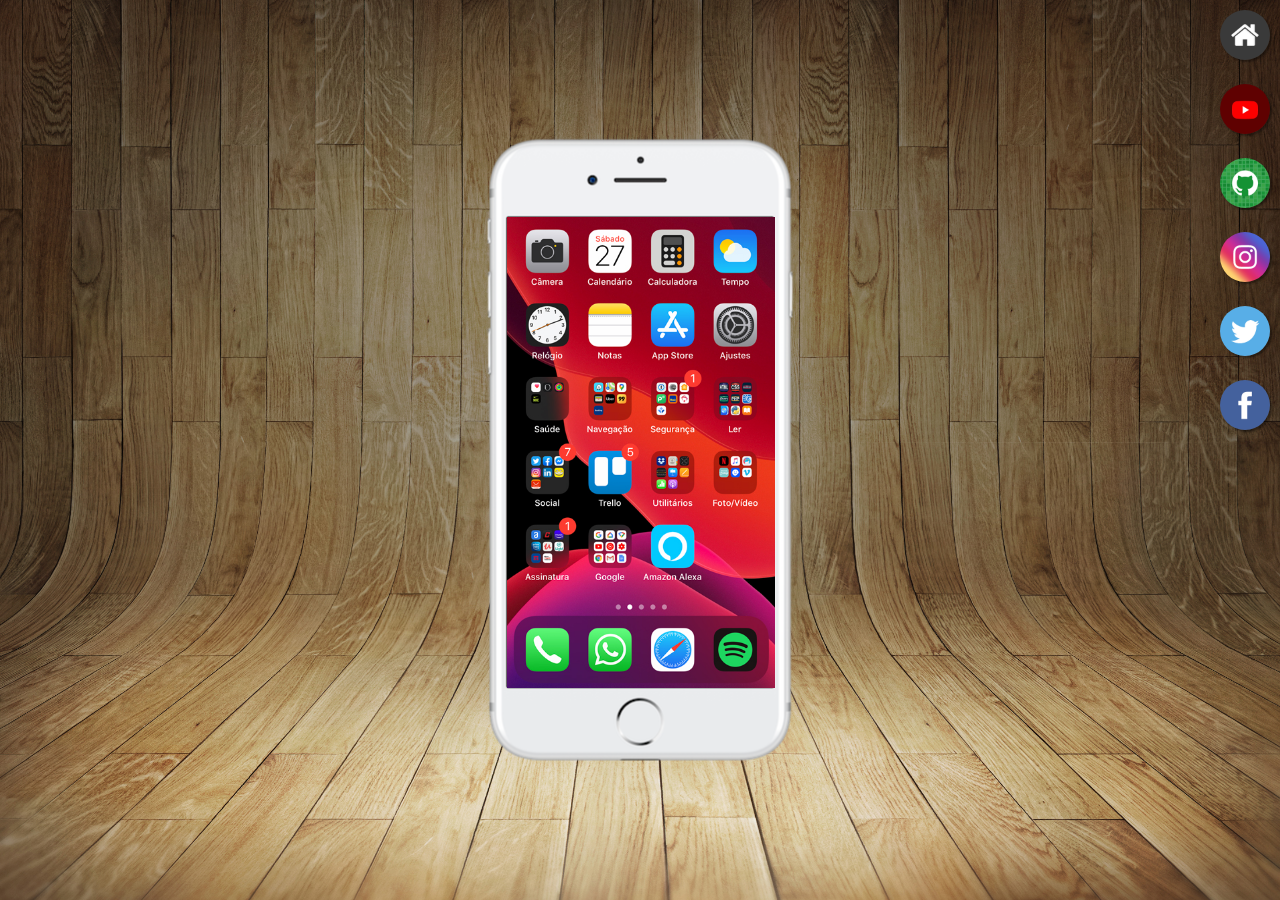
<file: index.html>
<!DOCTYPE html>
<html lang="pt-br">
<head>
    <meta charset="UTF-8">
    <meta http-equiv="X-UA-Compatible" content="IE=edge">
    <meta name="viewport" content="width=device-width, initial-scale=1.0">
    <title>Projeto Rede Sociais</title>
    <link rel="shortcut icon" href="favicon.ico" type="image/x-icon">
    <link rel="stylesheet" href="estilo/style.css">
</head>
<body>
    <main>
        <section id="telefone">
            <iframe src="home.html" scolling="no" name="tela" id="tela" frameborder="0" >
                Seu Navegador não é compatível
            </iframe>
        </section>
        <section id="rede-sociais">
                <a href="home.html" target="tela"><img src="imagens/logo-home.jpg" alt="Home"></a><br>
                <a href="youtube.html" target="tela"><img src="imagens/logo-youtube.jpg" alt="YouTube"></a><br>
                <a href="github.html" target="tela"><img src="imagens/logo-github.jpg" alt="GitHub"></a><br>
                <a href="instagram.html" target="tela"><img src="imagens/logo-instagram.jpg" alt="Instagran"></a><br>
                <a href="twitter.html" target="tela"><img src="imagens/logo-twitter.jpg" alt="Twitter"></a><br>
                <a href="facebook.html" target="tela"><img src="imagens/logo-facebook.jpg" alt="Facebook"></a>
        </section>
    </main>
</body>
</html>
</file>
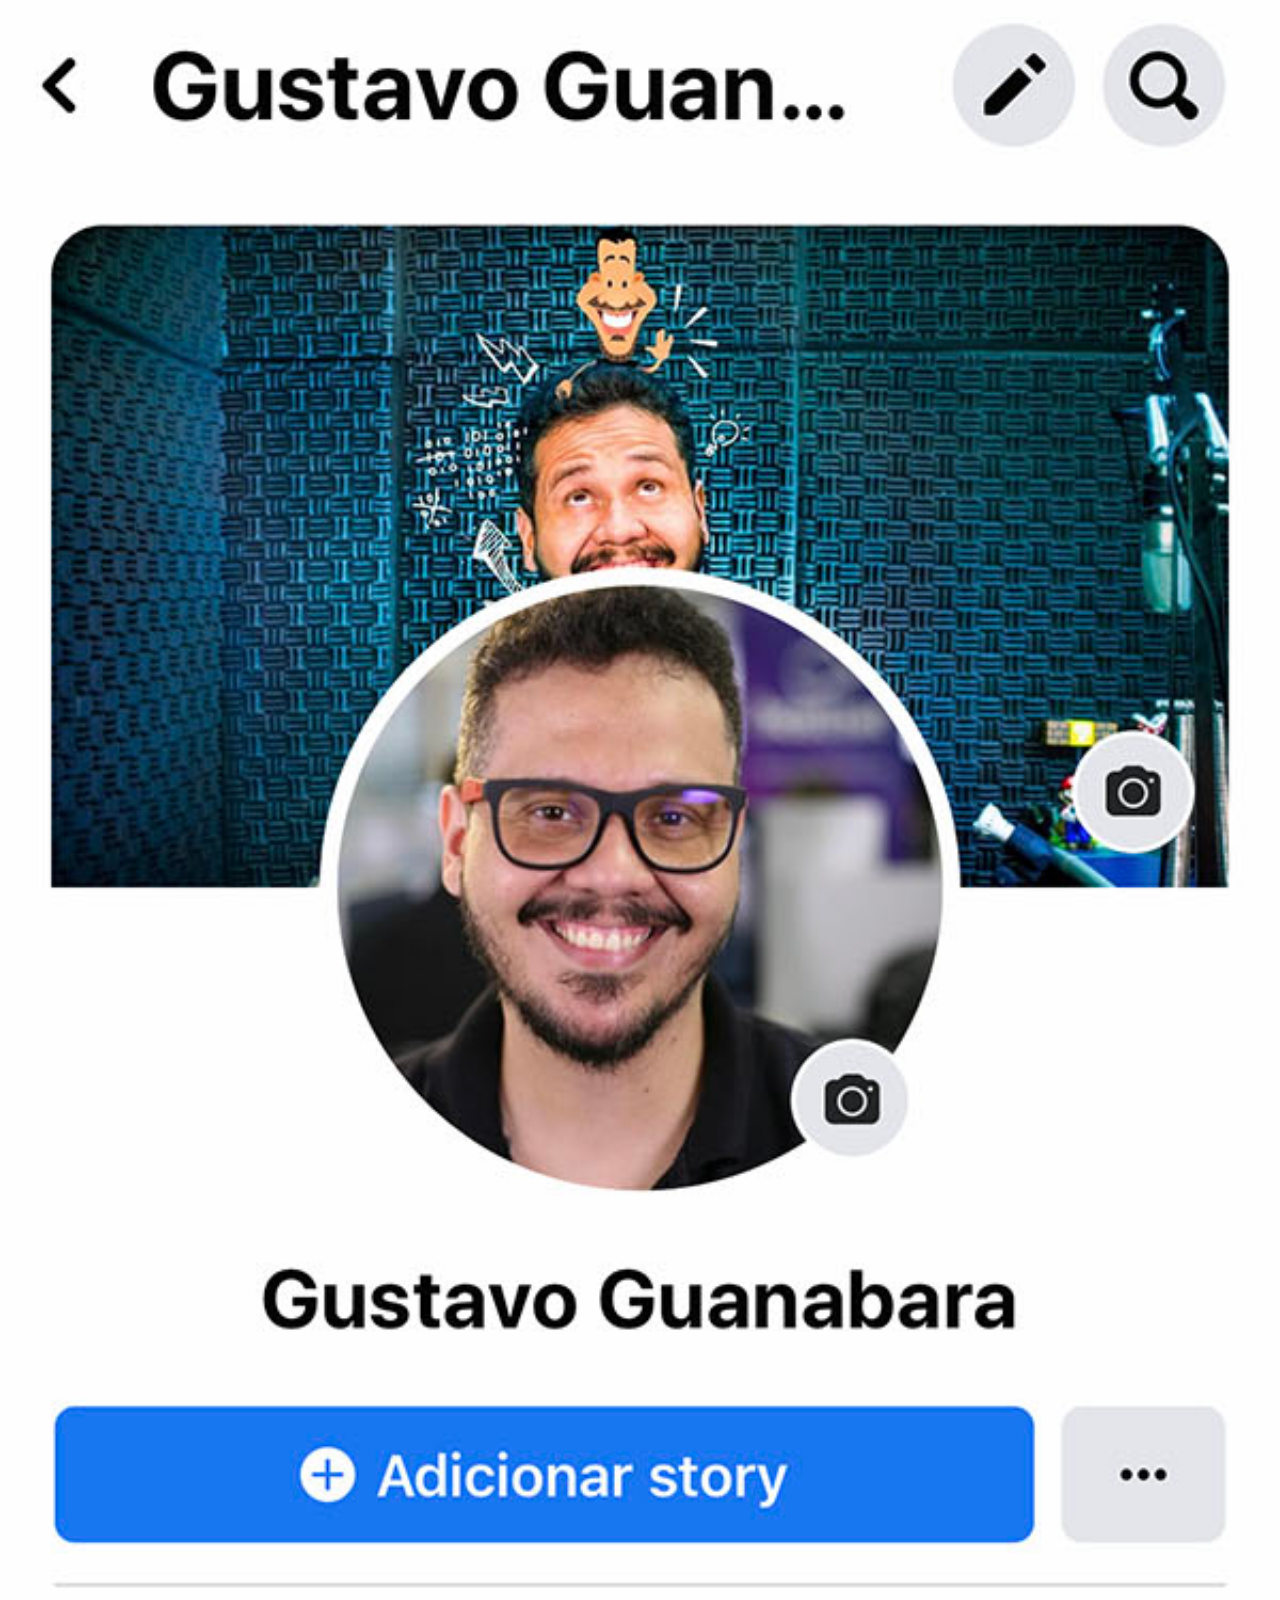
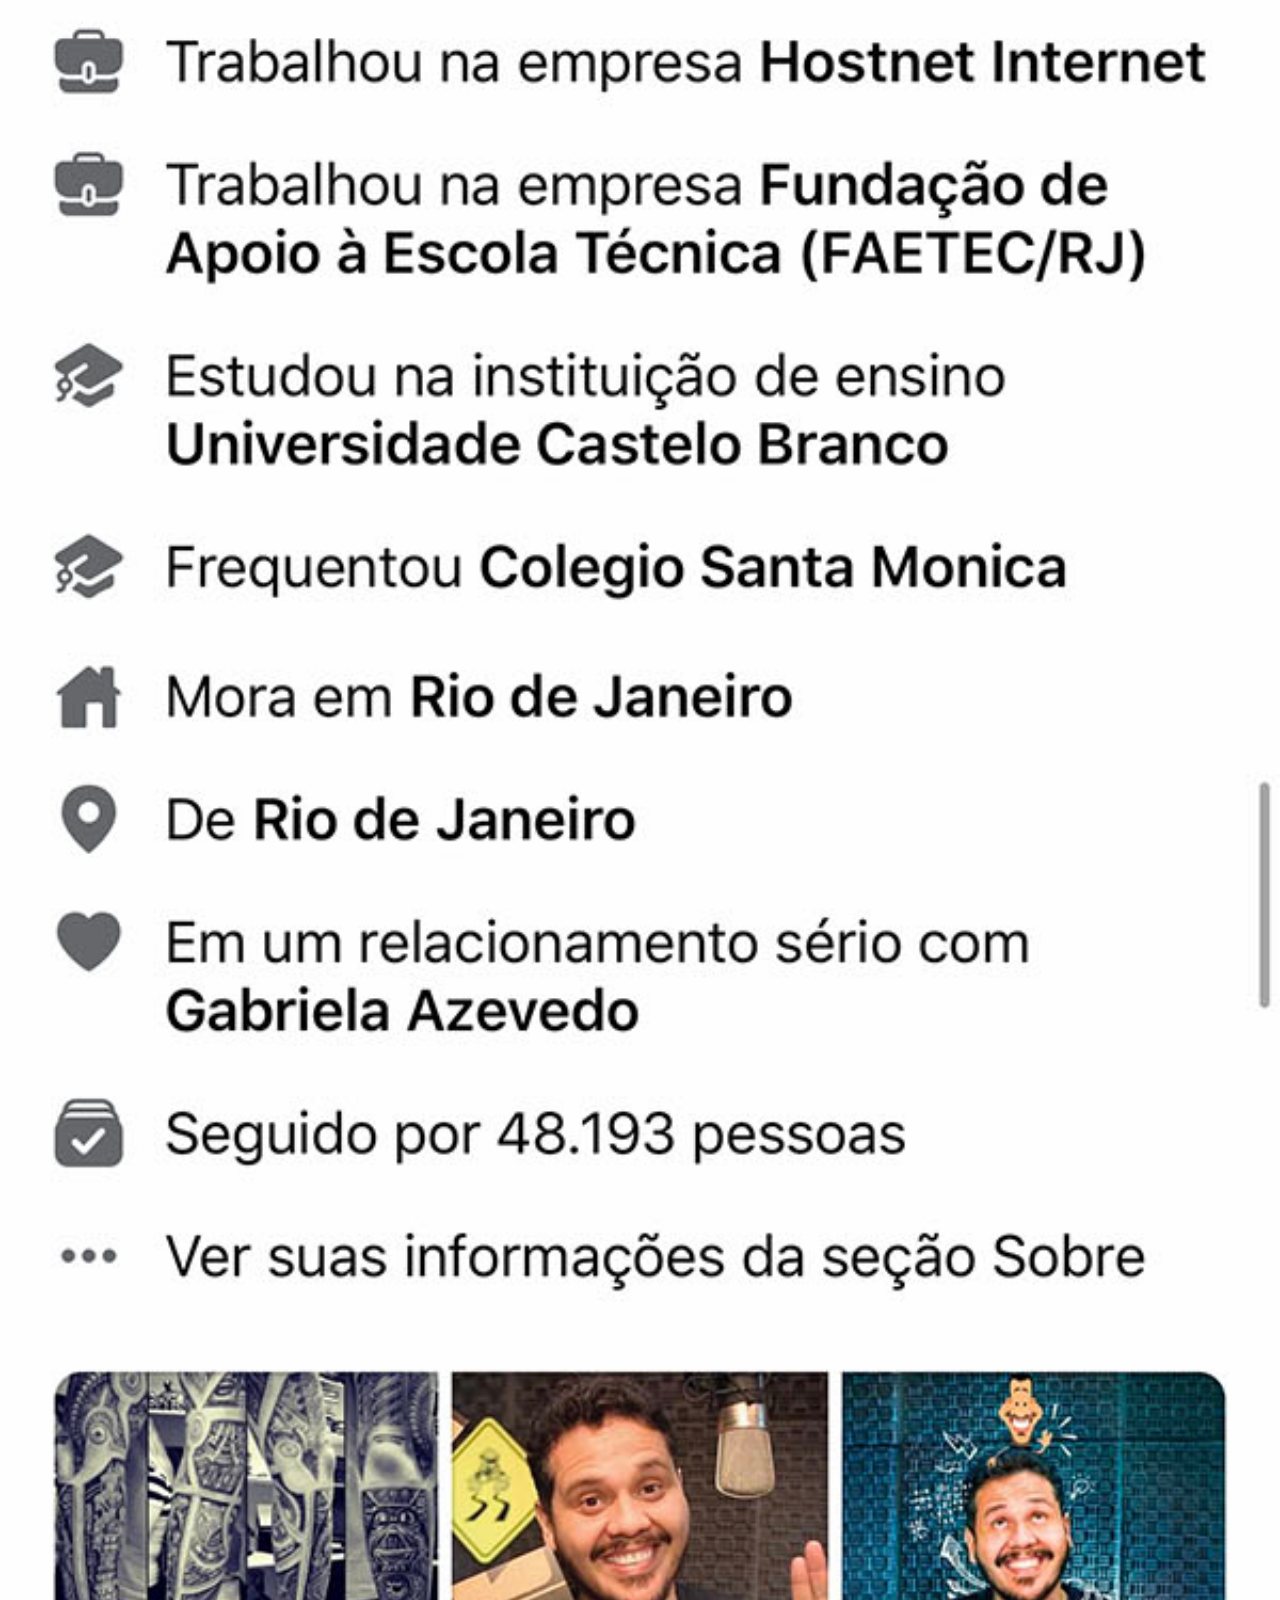
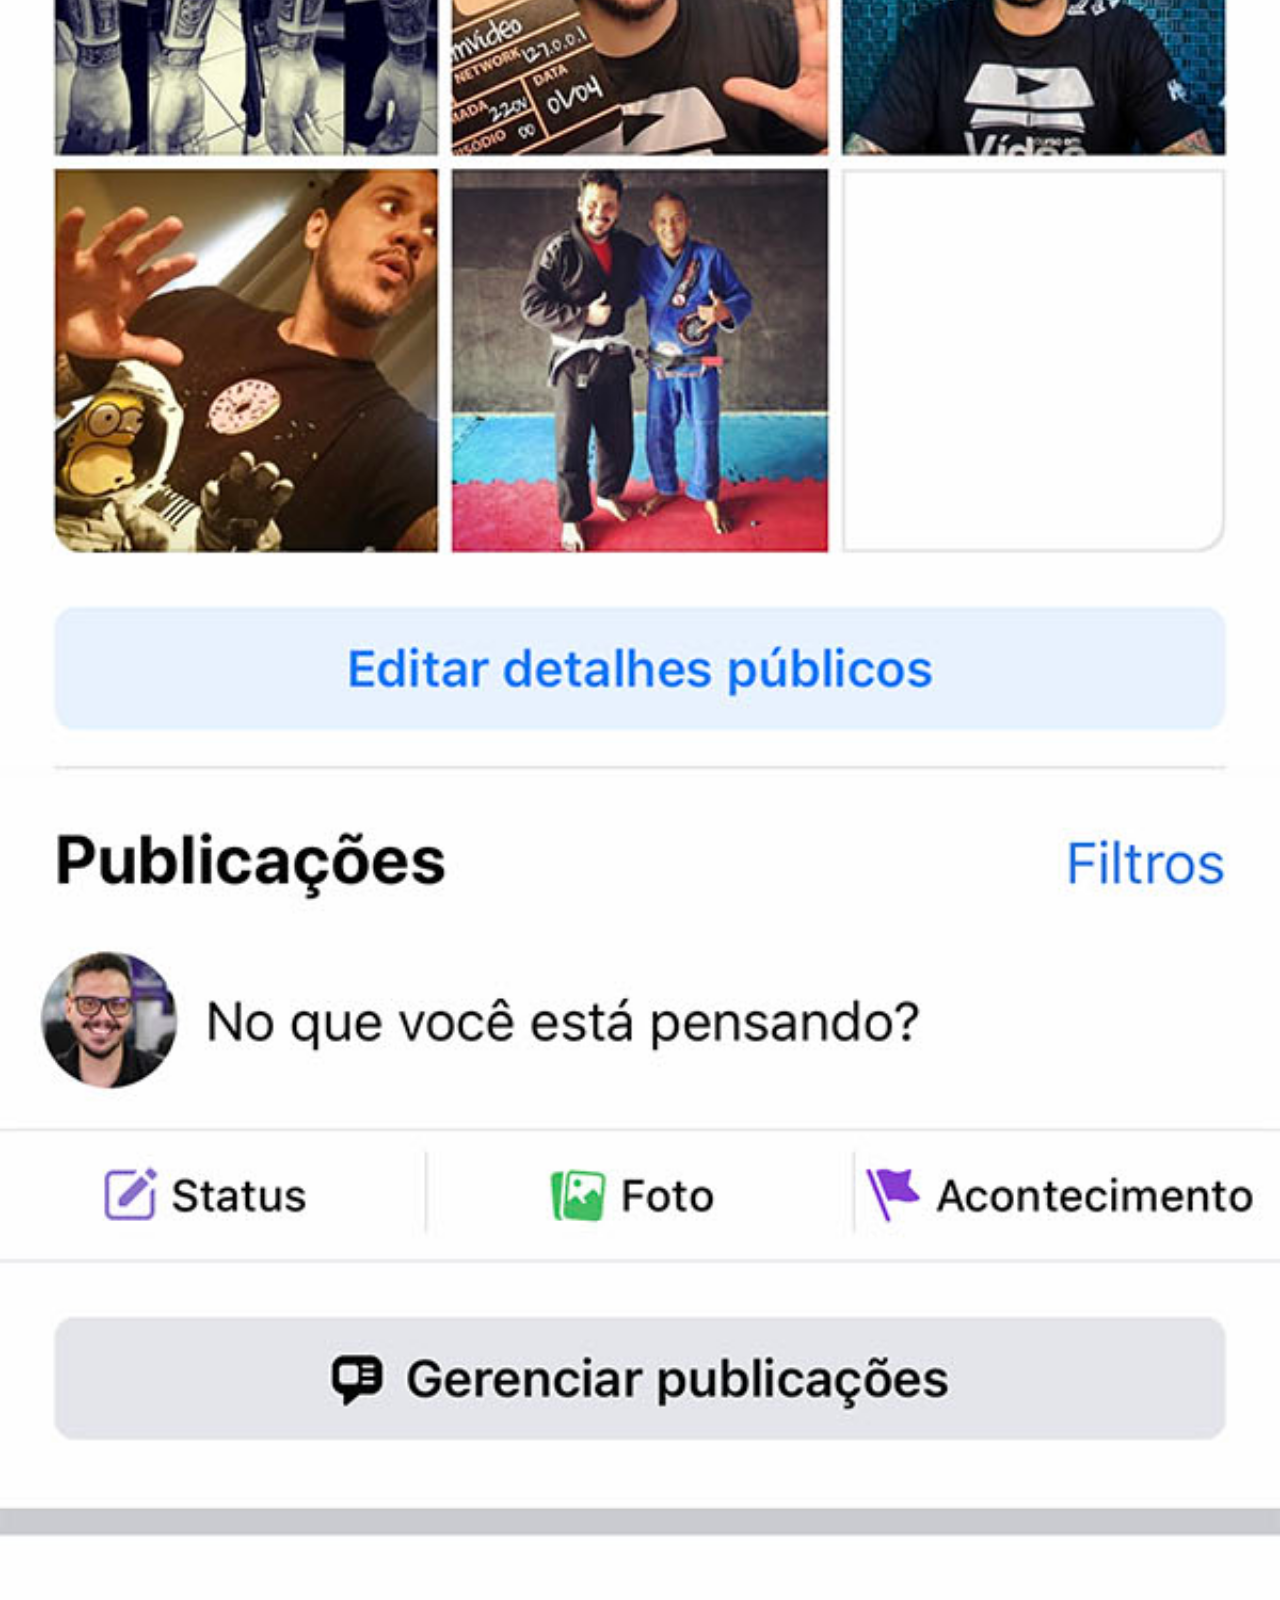
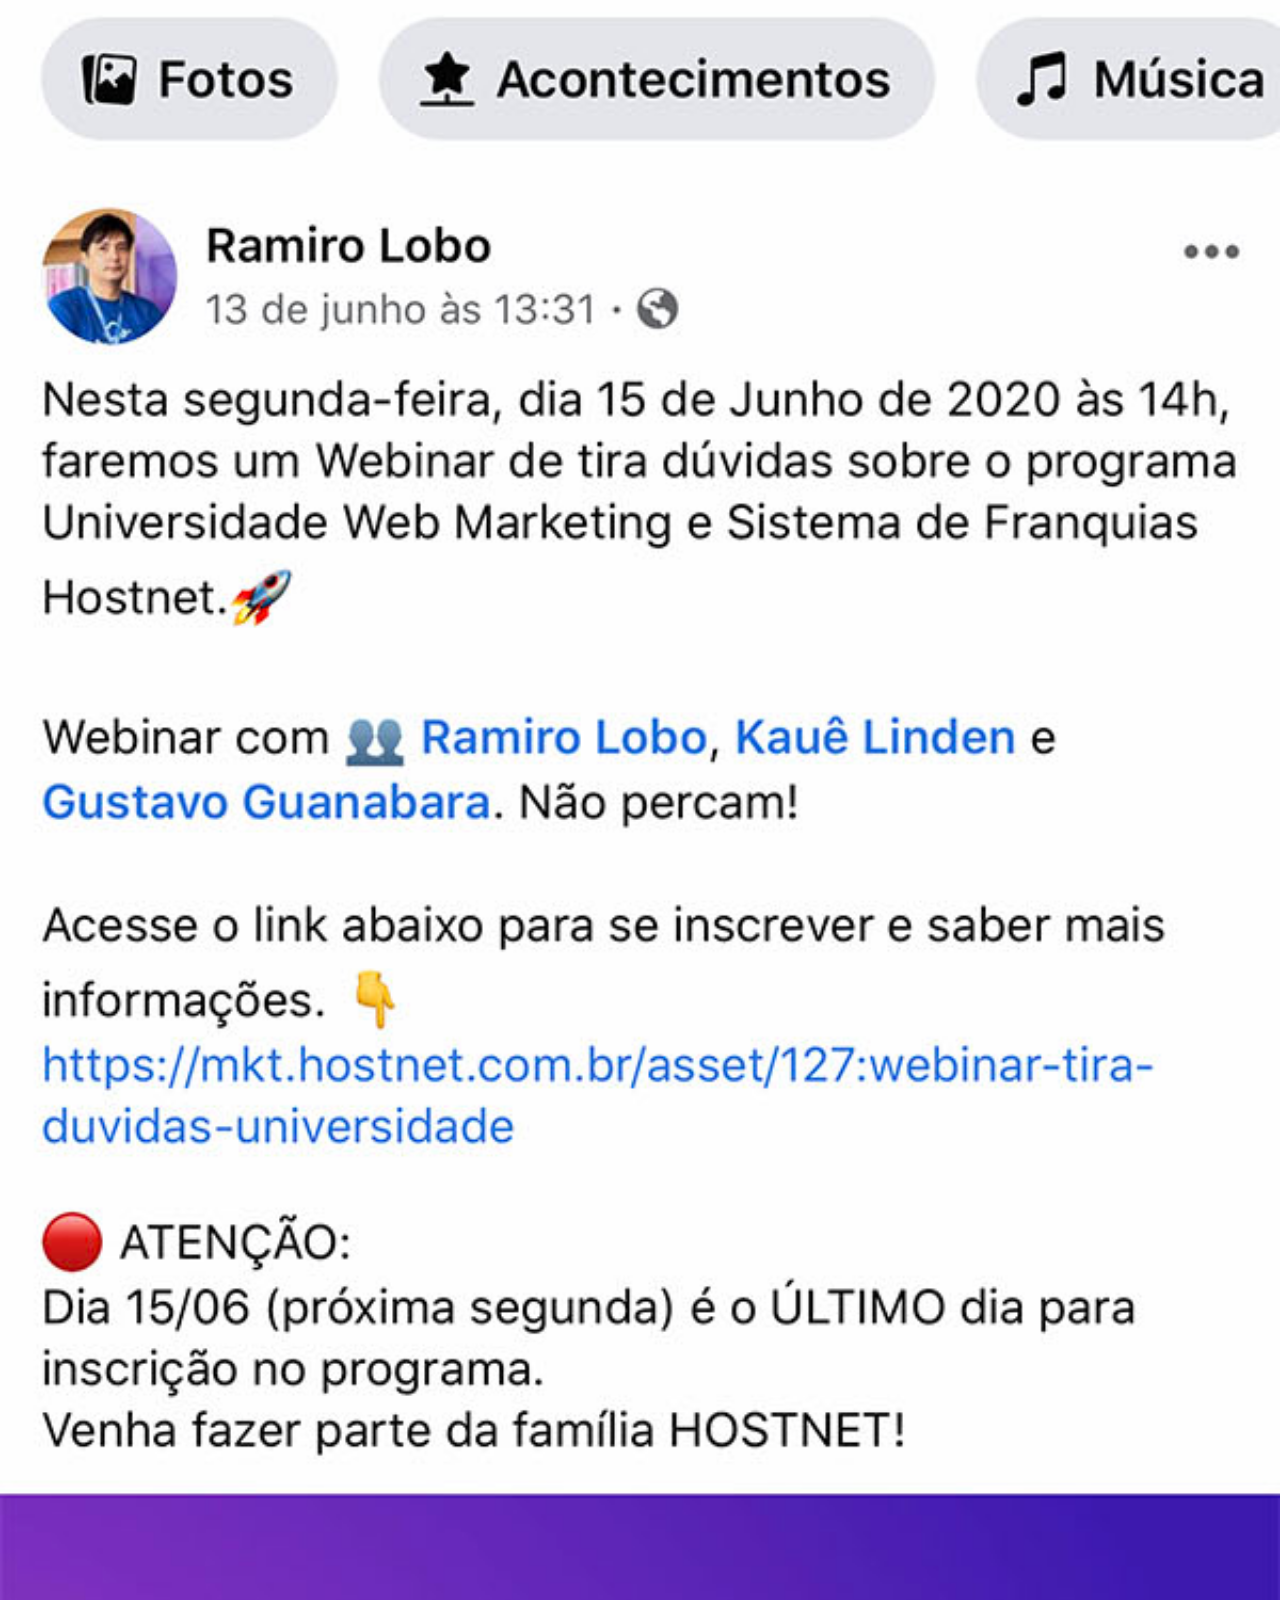
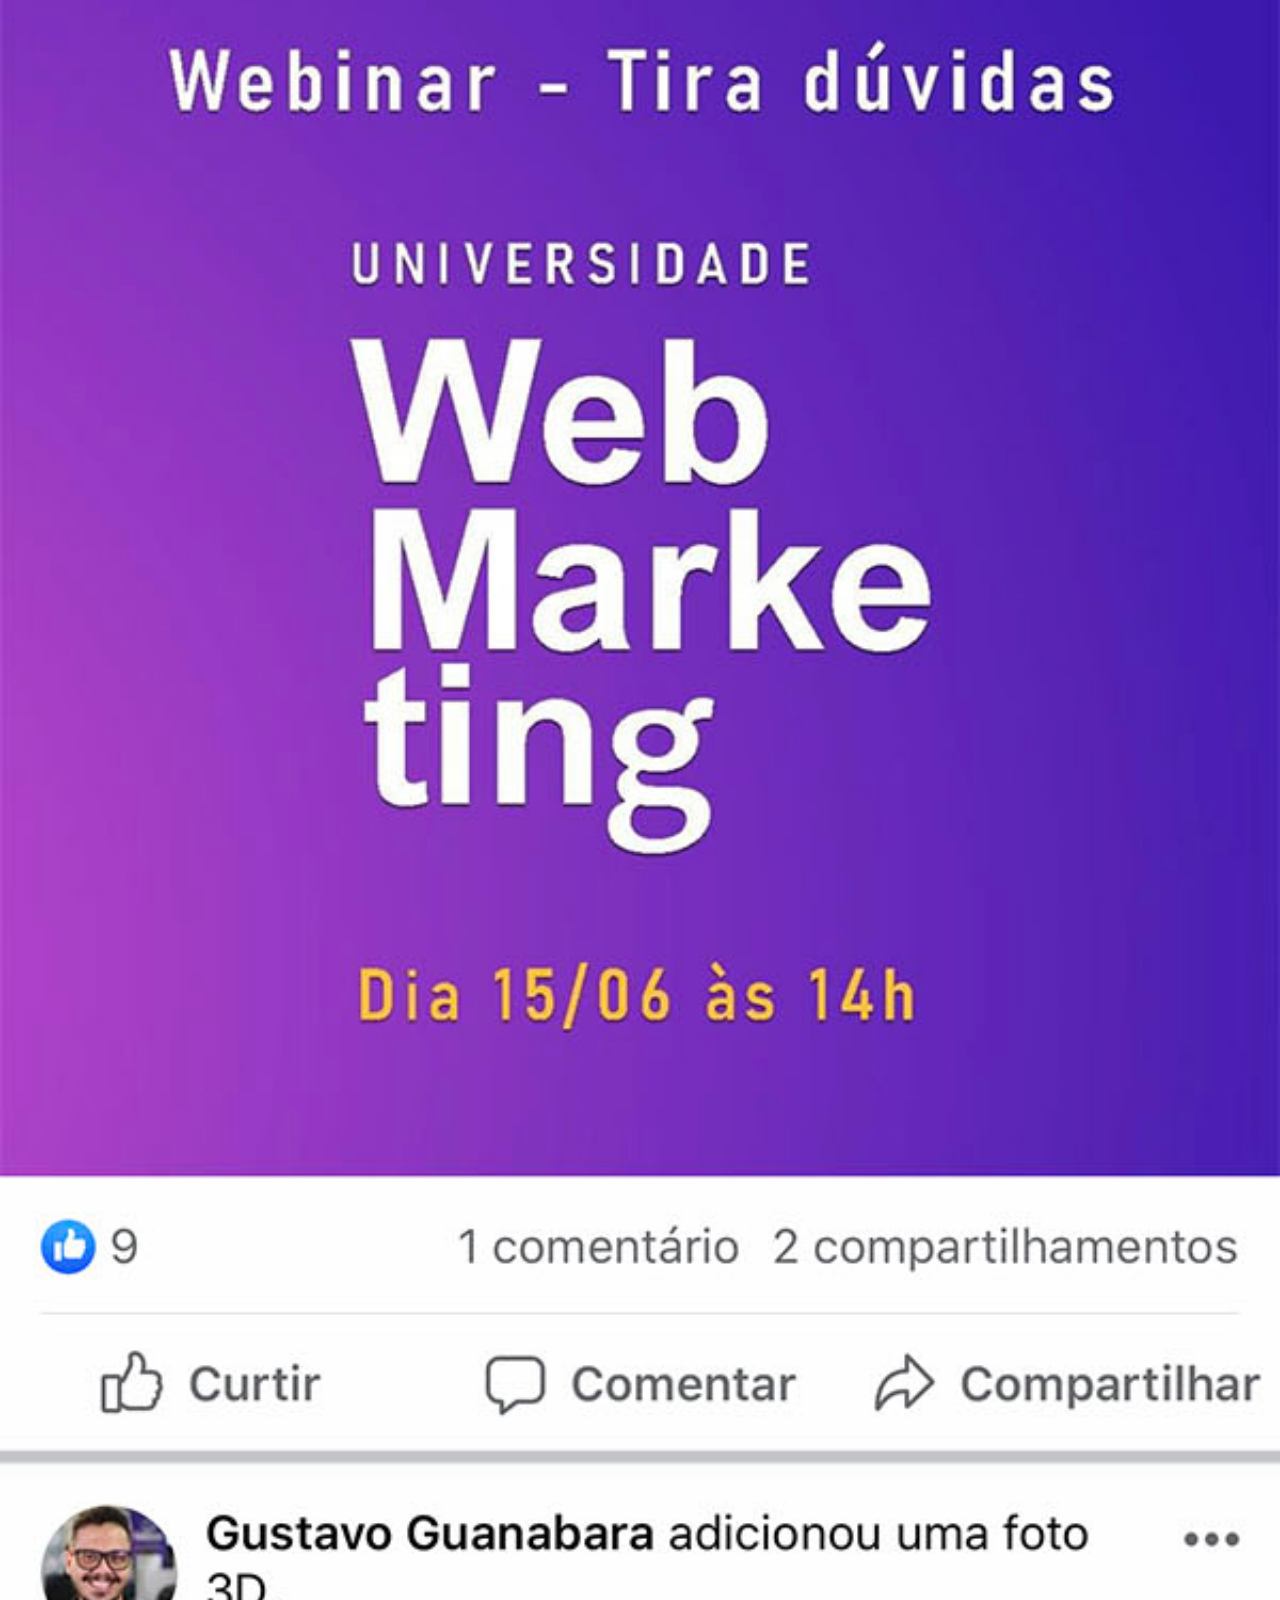
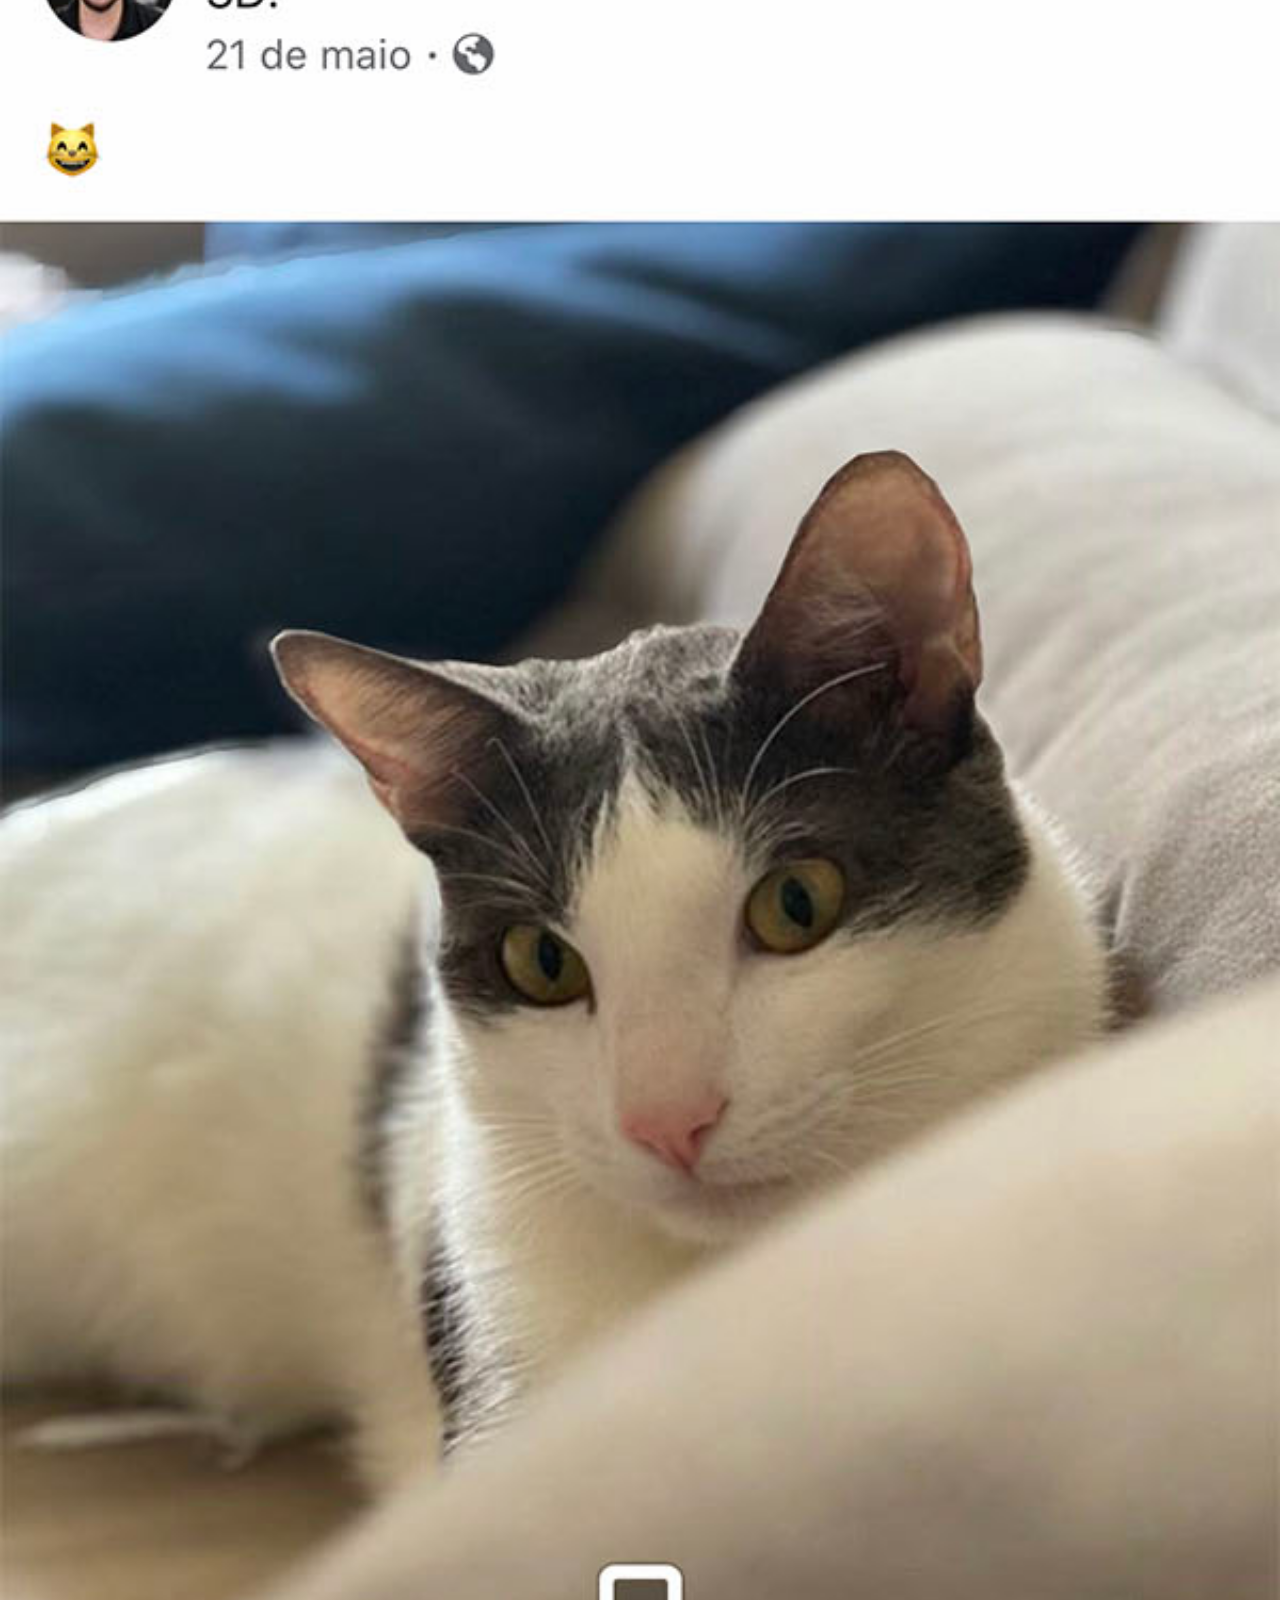
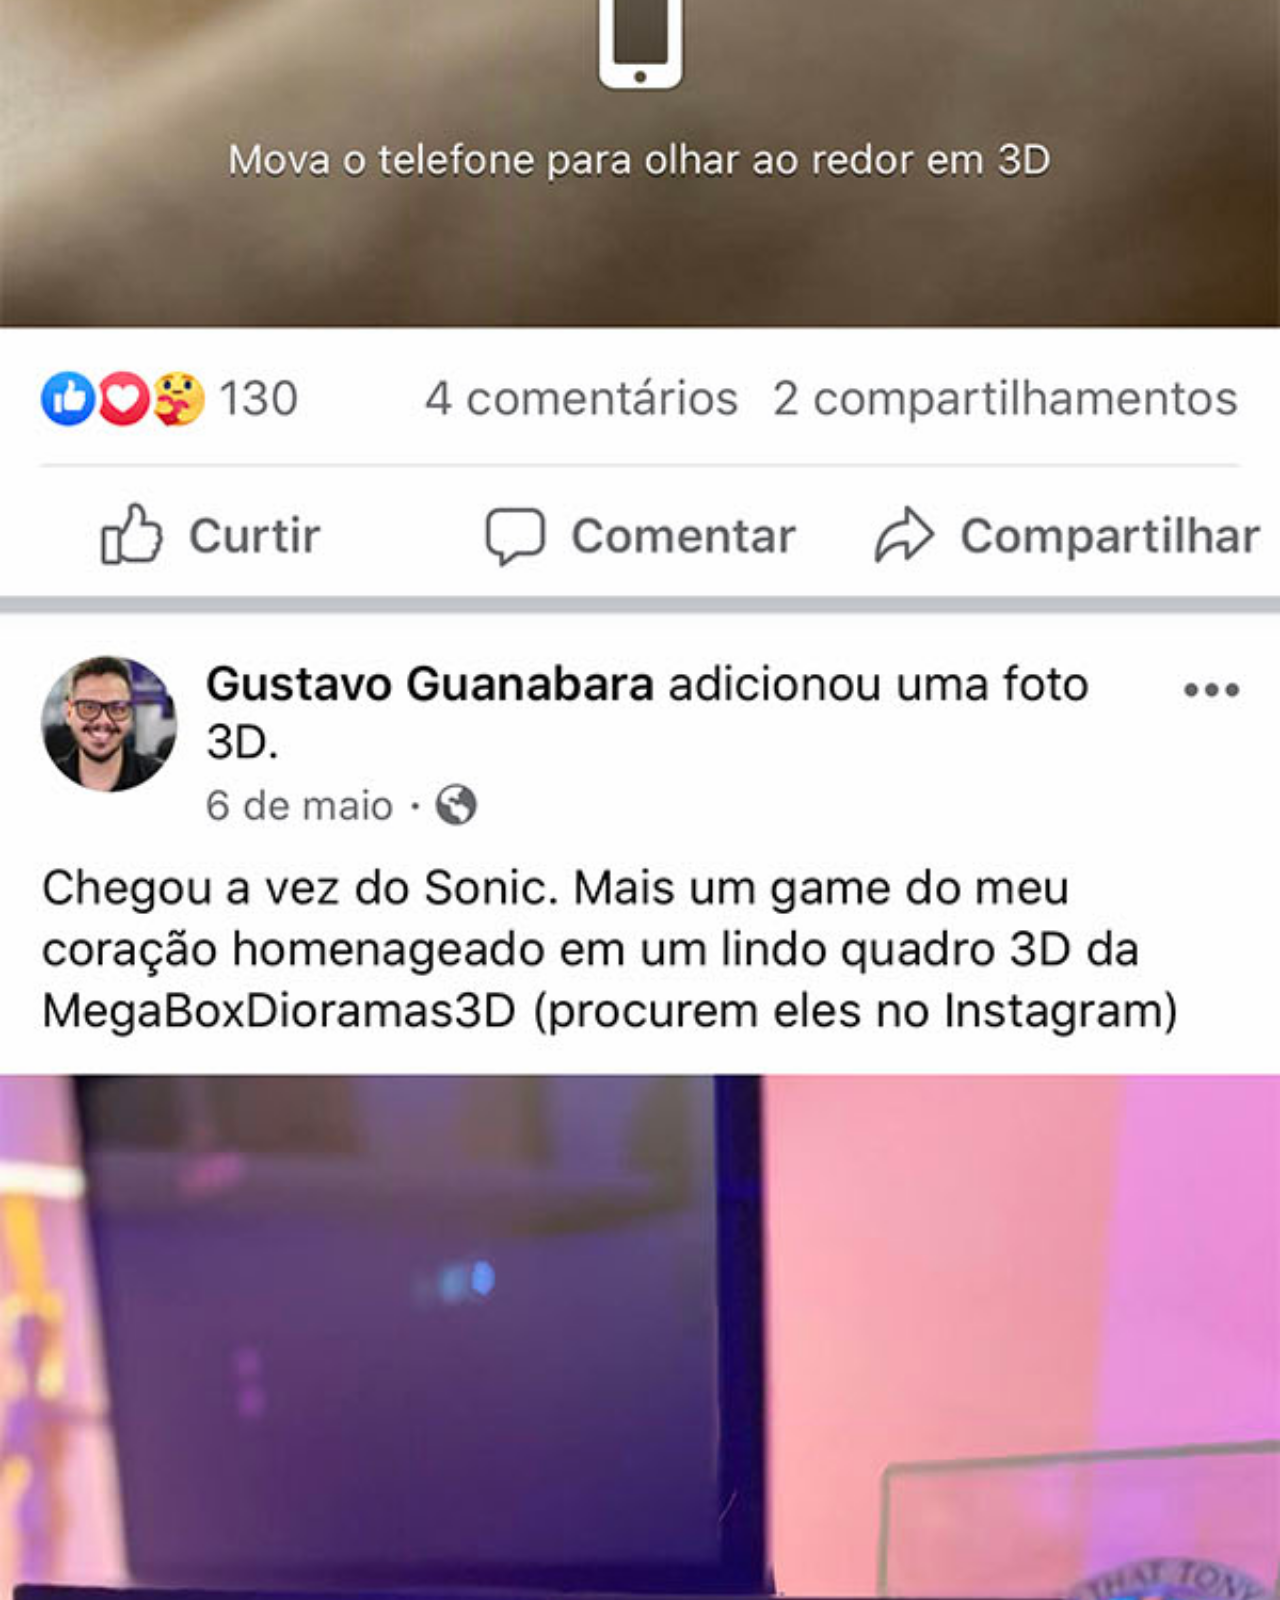
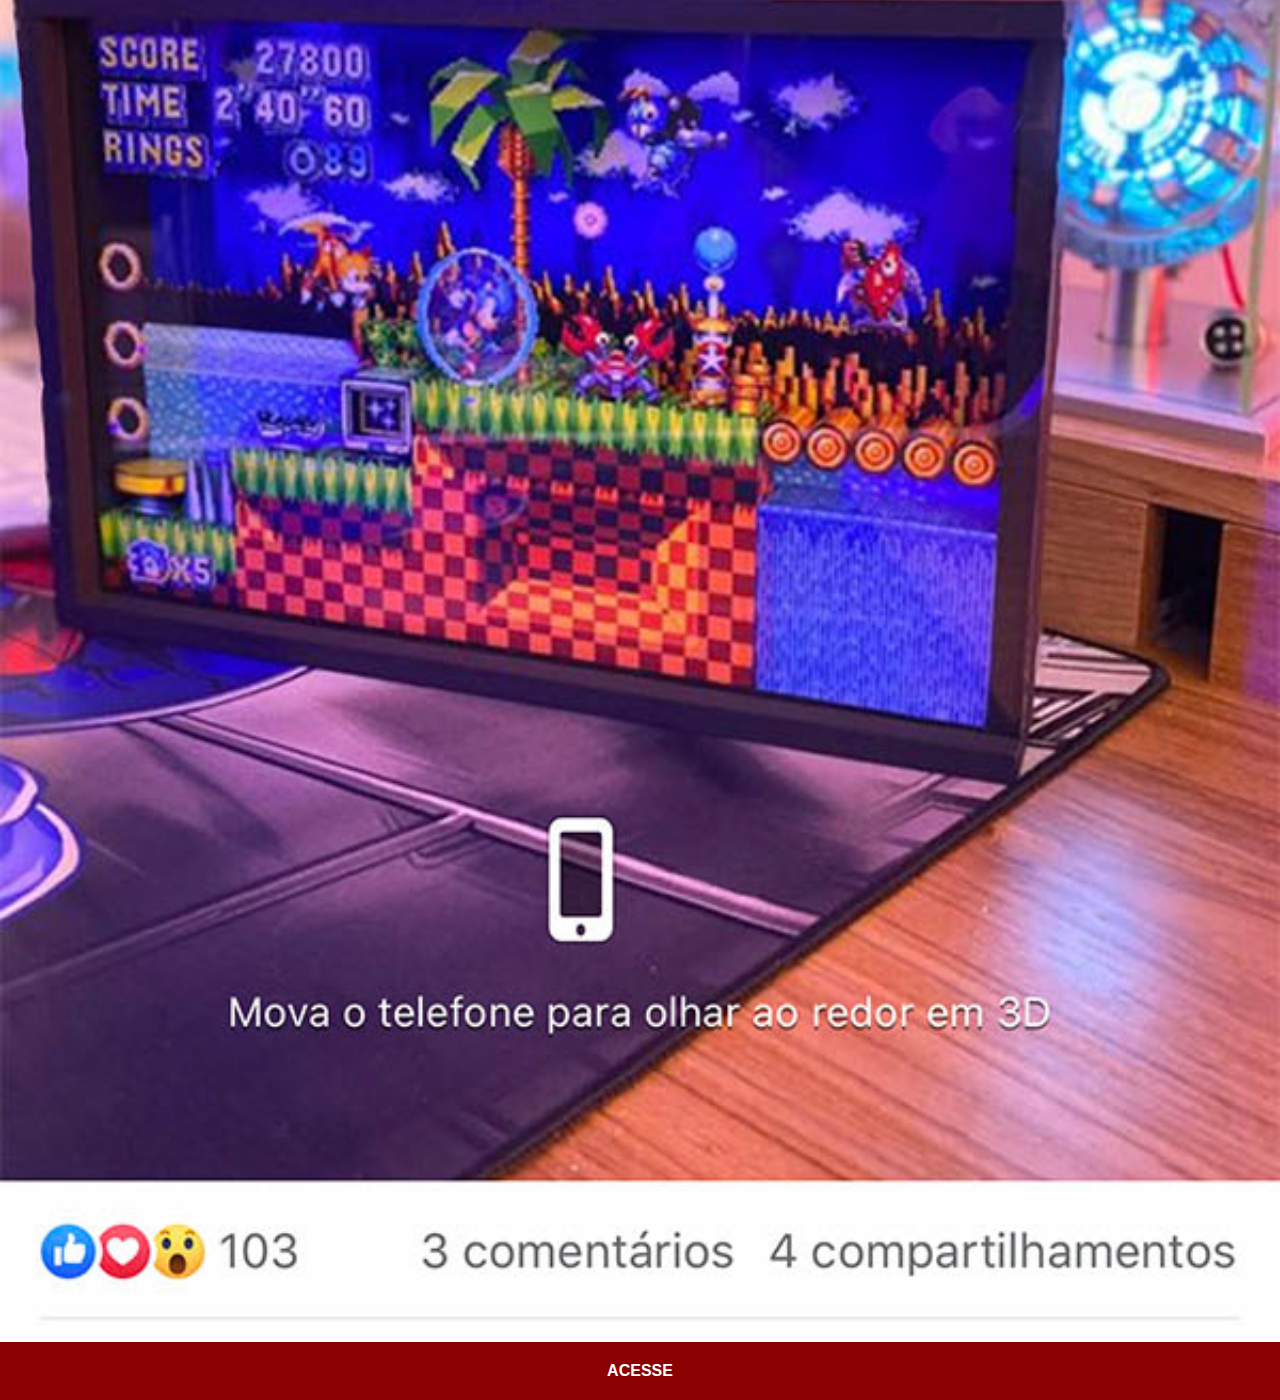
<file: facebook.html>
<!DOCTYPE html>
<html lang="pt-br">
<head>
    <meta charset="UTF-8">
    <meta http-equiv="X-UA-Compatible" content="IE=edge">
    <meta name="viewport" content="width=device-width, initial-scale=1.0">
    <title>Facebook</title>
    <link rel="stylesheet" href="estilo/social.css">
</head>
<body>

    <img src="imagens/tela-facebook.jpg" alt="Facebook">
    <a href="https://pt-br.facebook.com/gustavoguanabara">ACESSE</a>
    
</body>
</html>
</file>
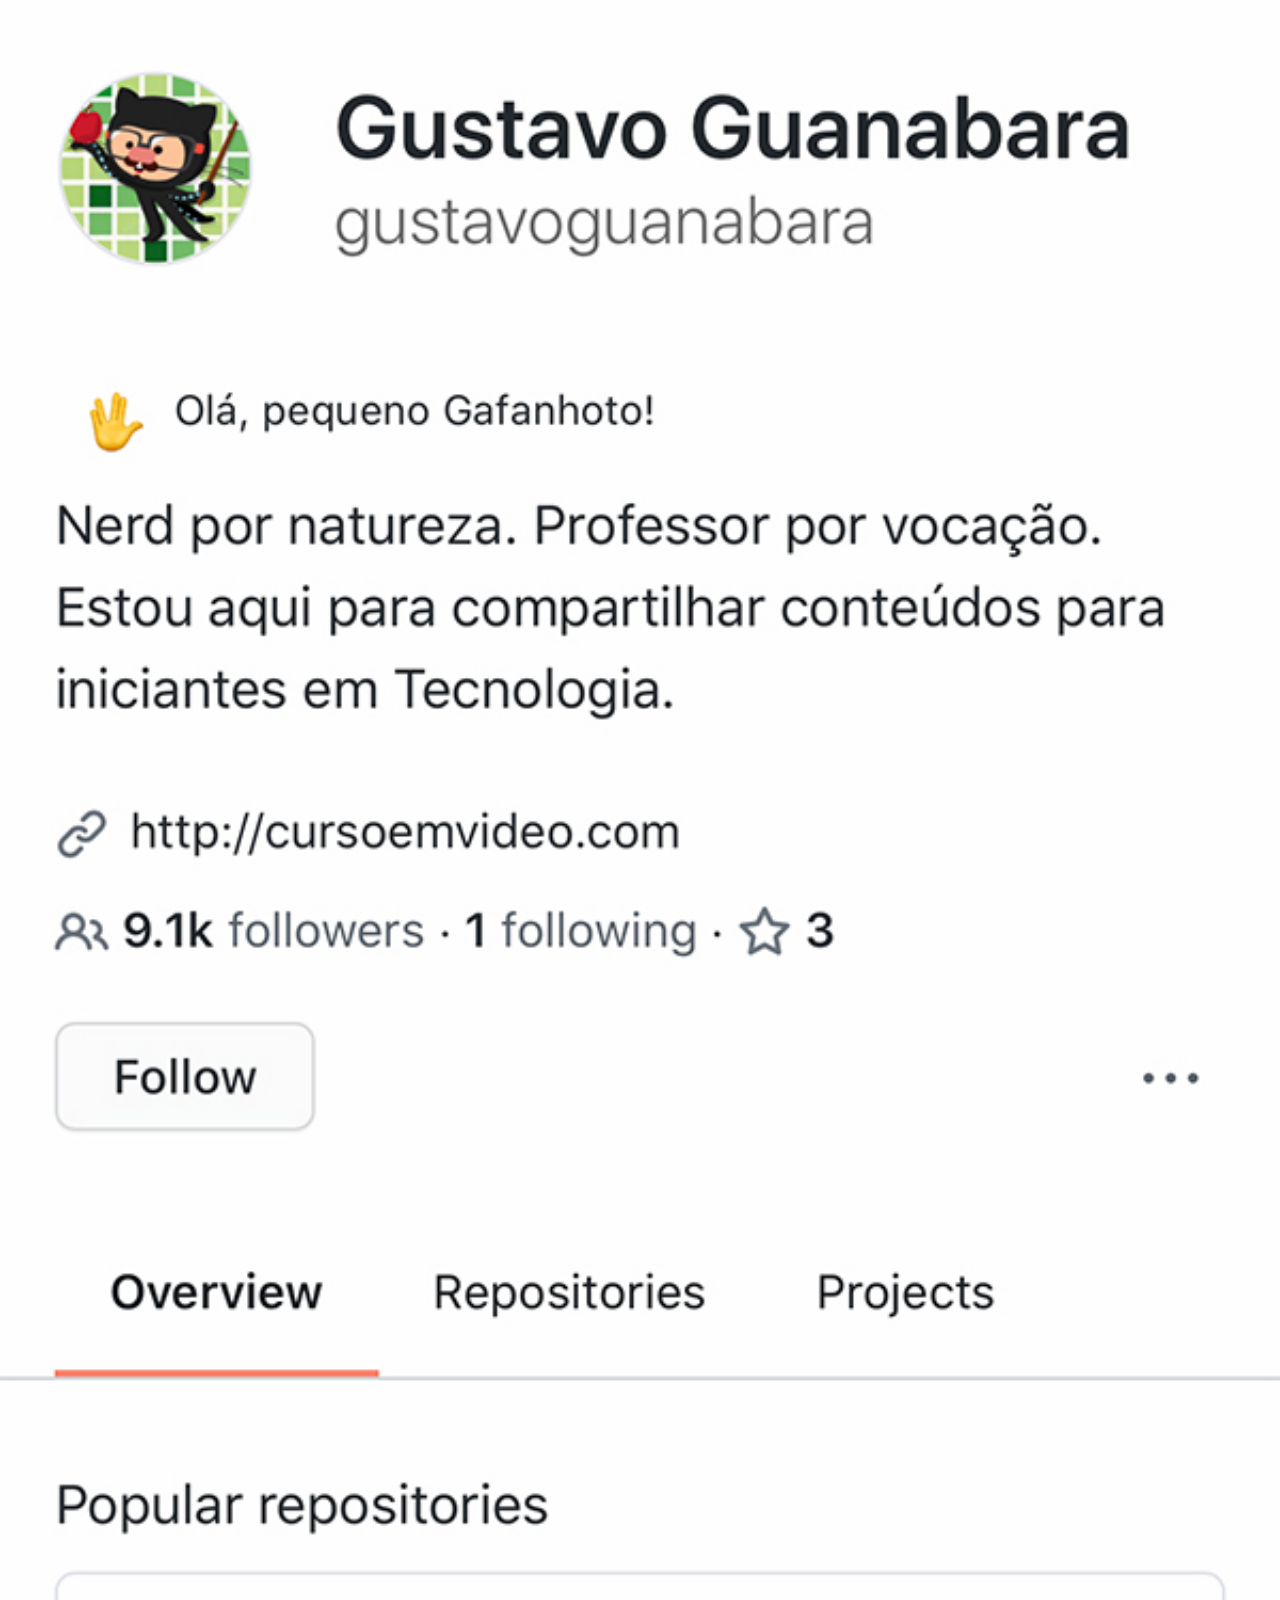
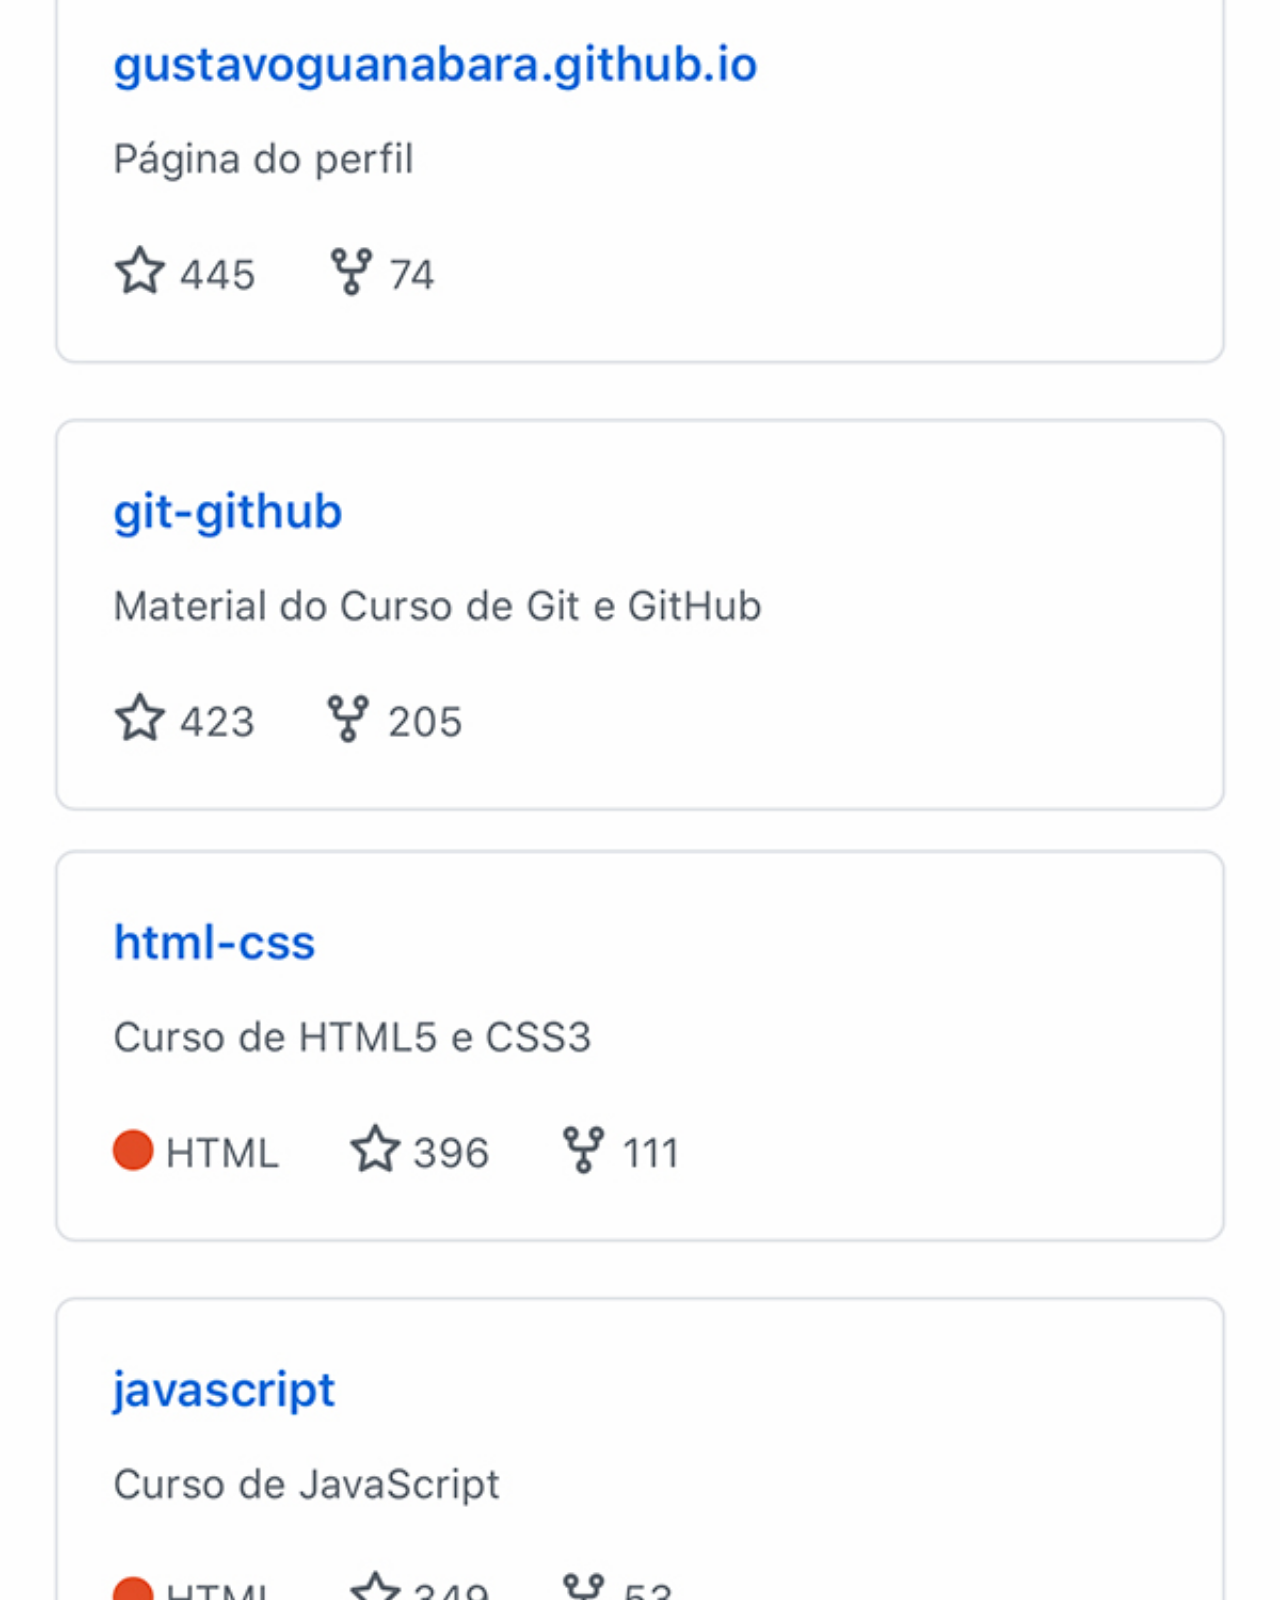
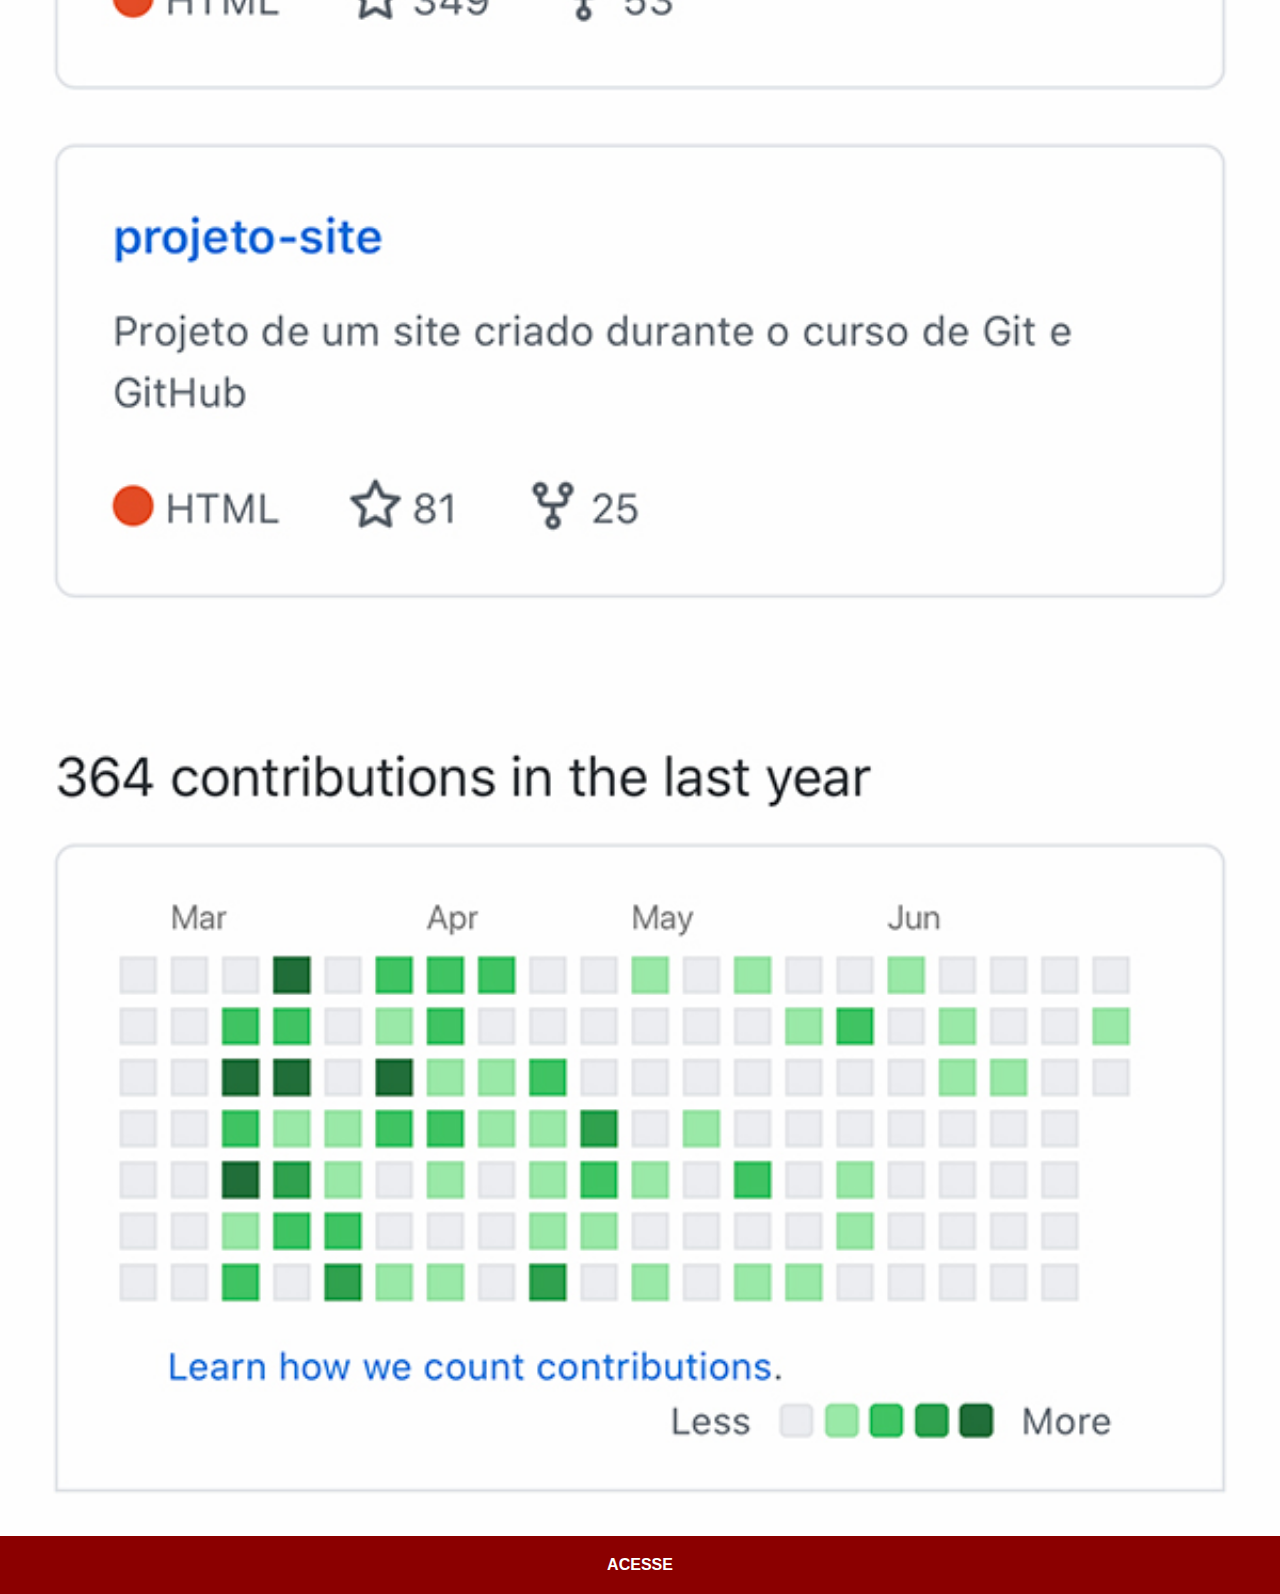
<file: github.html>
<!DOCTYPE html>
<html lang="pt-br">
<head>
    <meta charset="UTF-8">
    <meta http-equiv="X-UA-Compatible" content="IE=edge">
    <meta name="viewport" content="width=device-width, initial-scale=1.0">
    <title>GitHub</title>
    <link rel="stylesheet" href="estilo/social.css">
</head>
<body>
    <img src="imagens/tela-github.jpg" alt="GitHub">
    <a href="https://github.com/gustavoguanabara" target="_blank">ACESSE</a>
</body>
</html>
</file>
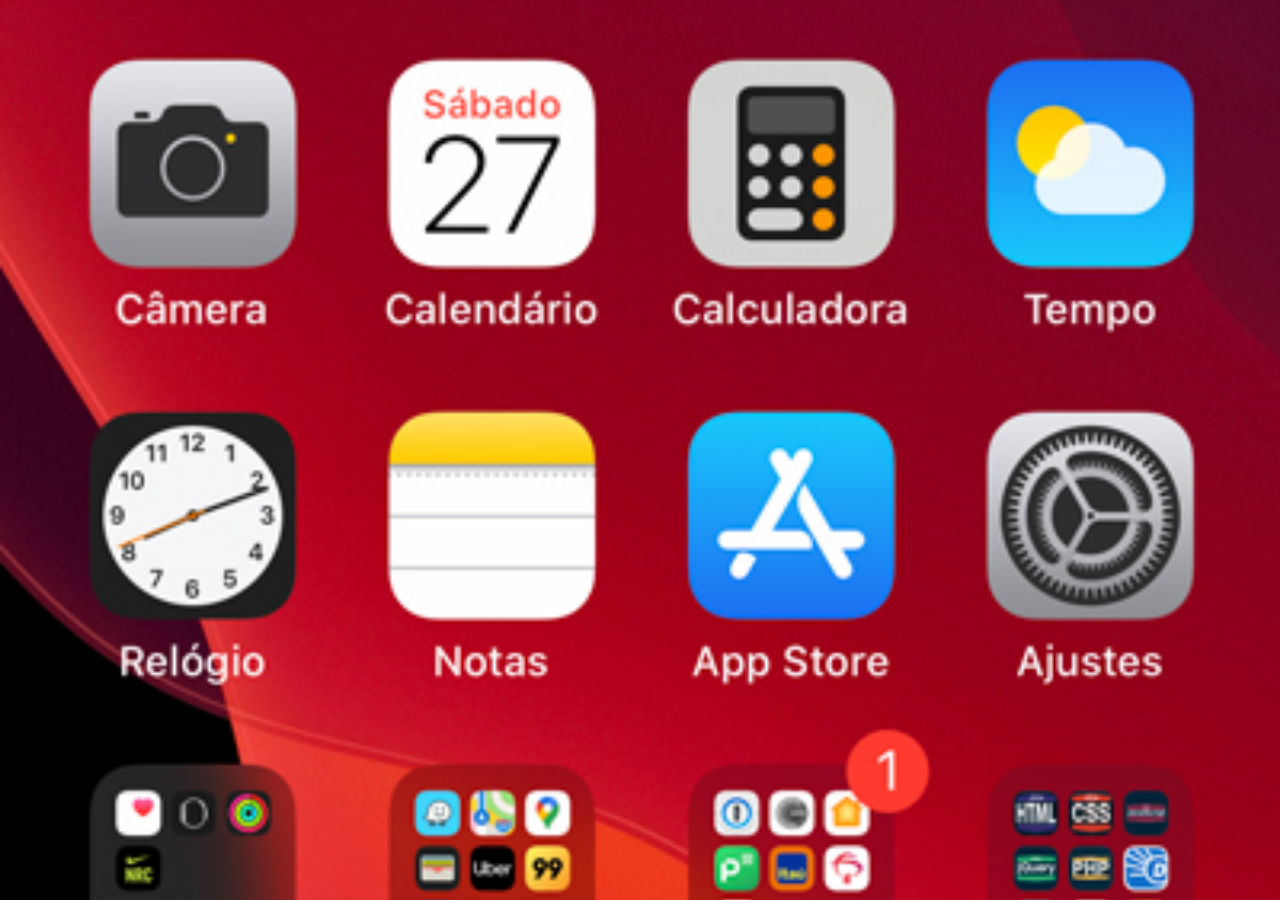
<file: home.html>
<!DOCTYPE html>
<html lang="pt-br">
<head>
    <meta charset="UTF-8">
    <meta http-equiv="X-UA-Compatible" content="IE=edge">
    <meta name="viewport" content="width=device-width, initial-scale=1.0">
    <title>Home</title>
    <style>
        *{
            margin: 0px;
            padding: 0px;
        }
        body{
            height: 100vh;
            width: 100vh;
            background: black url(imagens/tela-home.jpg) no-repeat top center;
            background-size: cover;
            background-attachment: fixed;

        }
    </style>
</head>
<body>
    
</body>
</html>
</file>
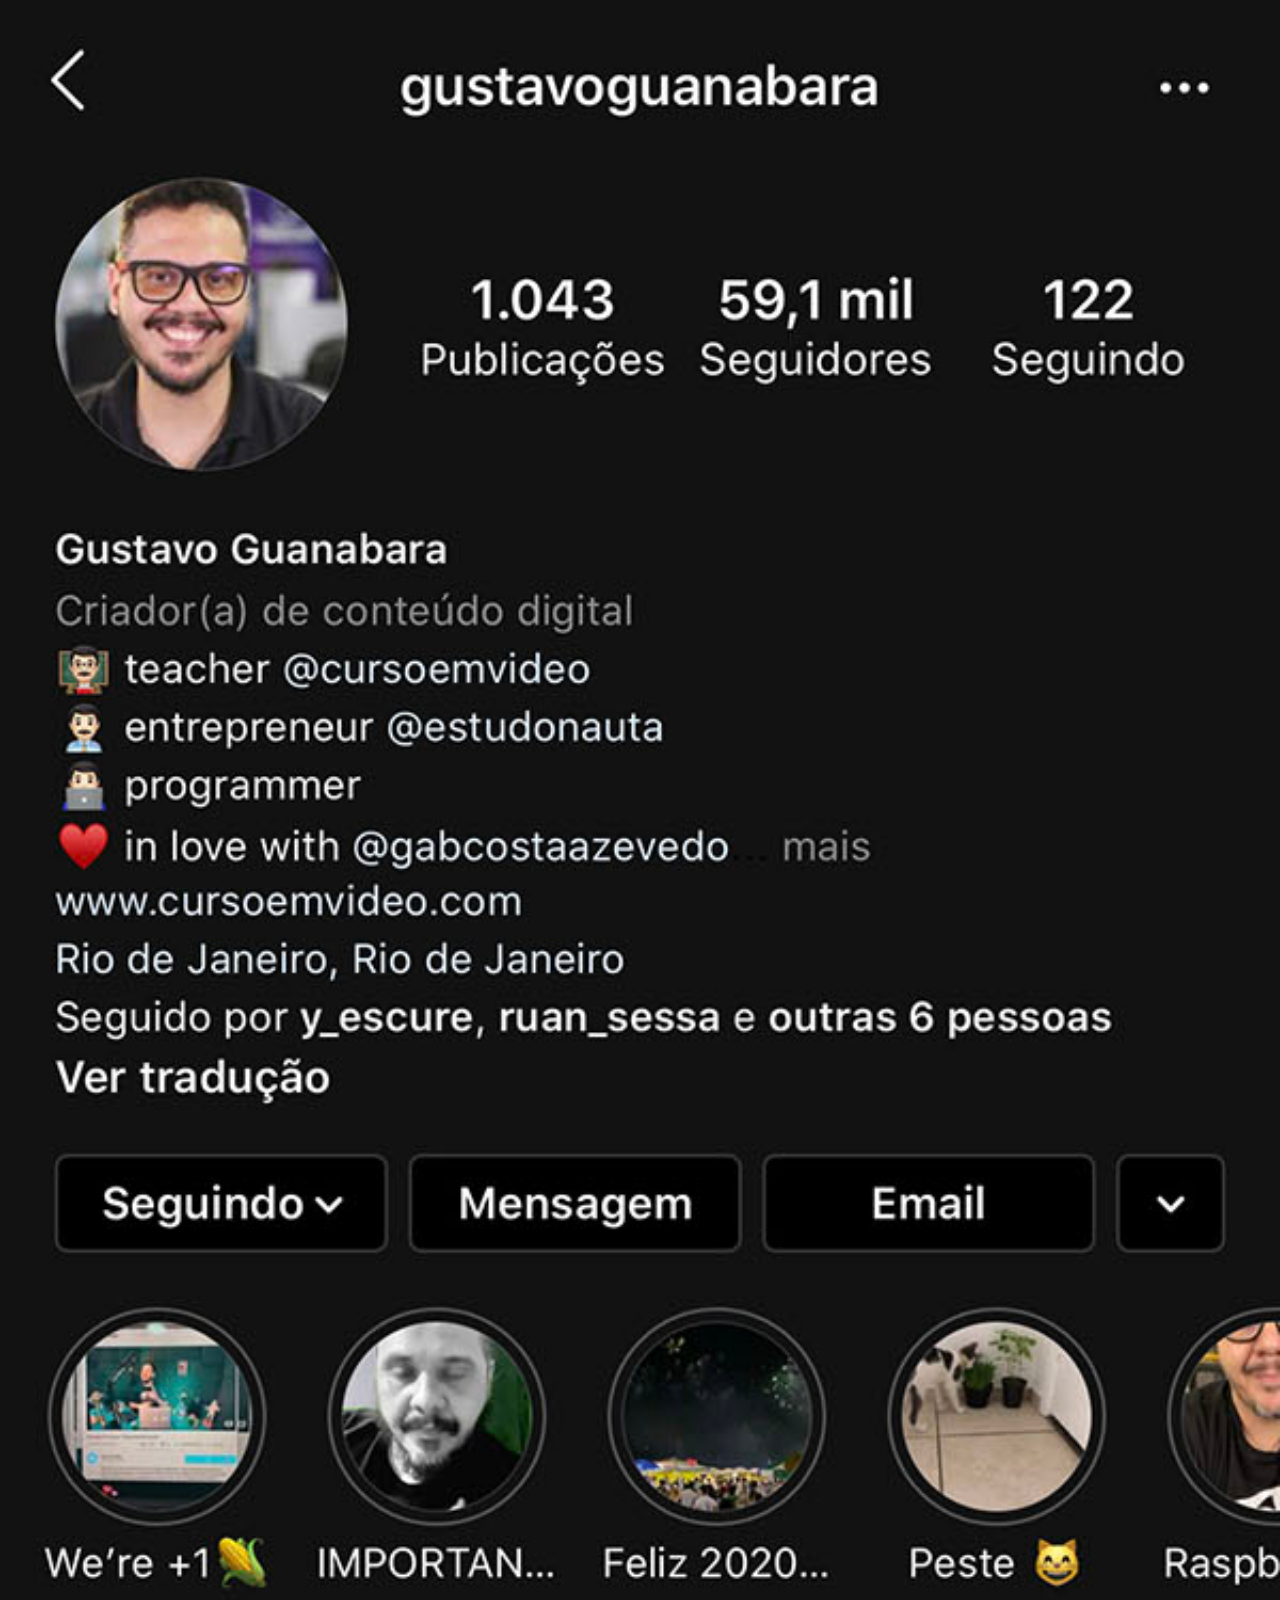
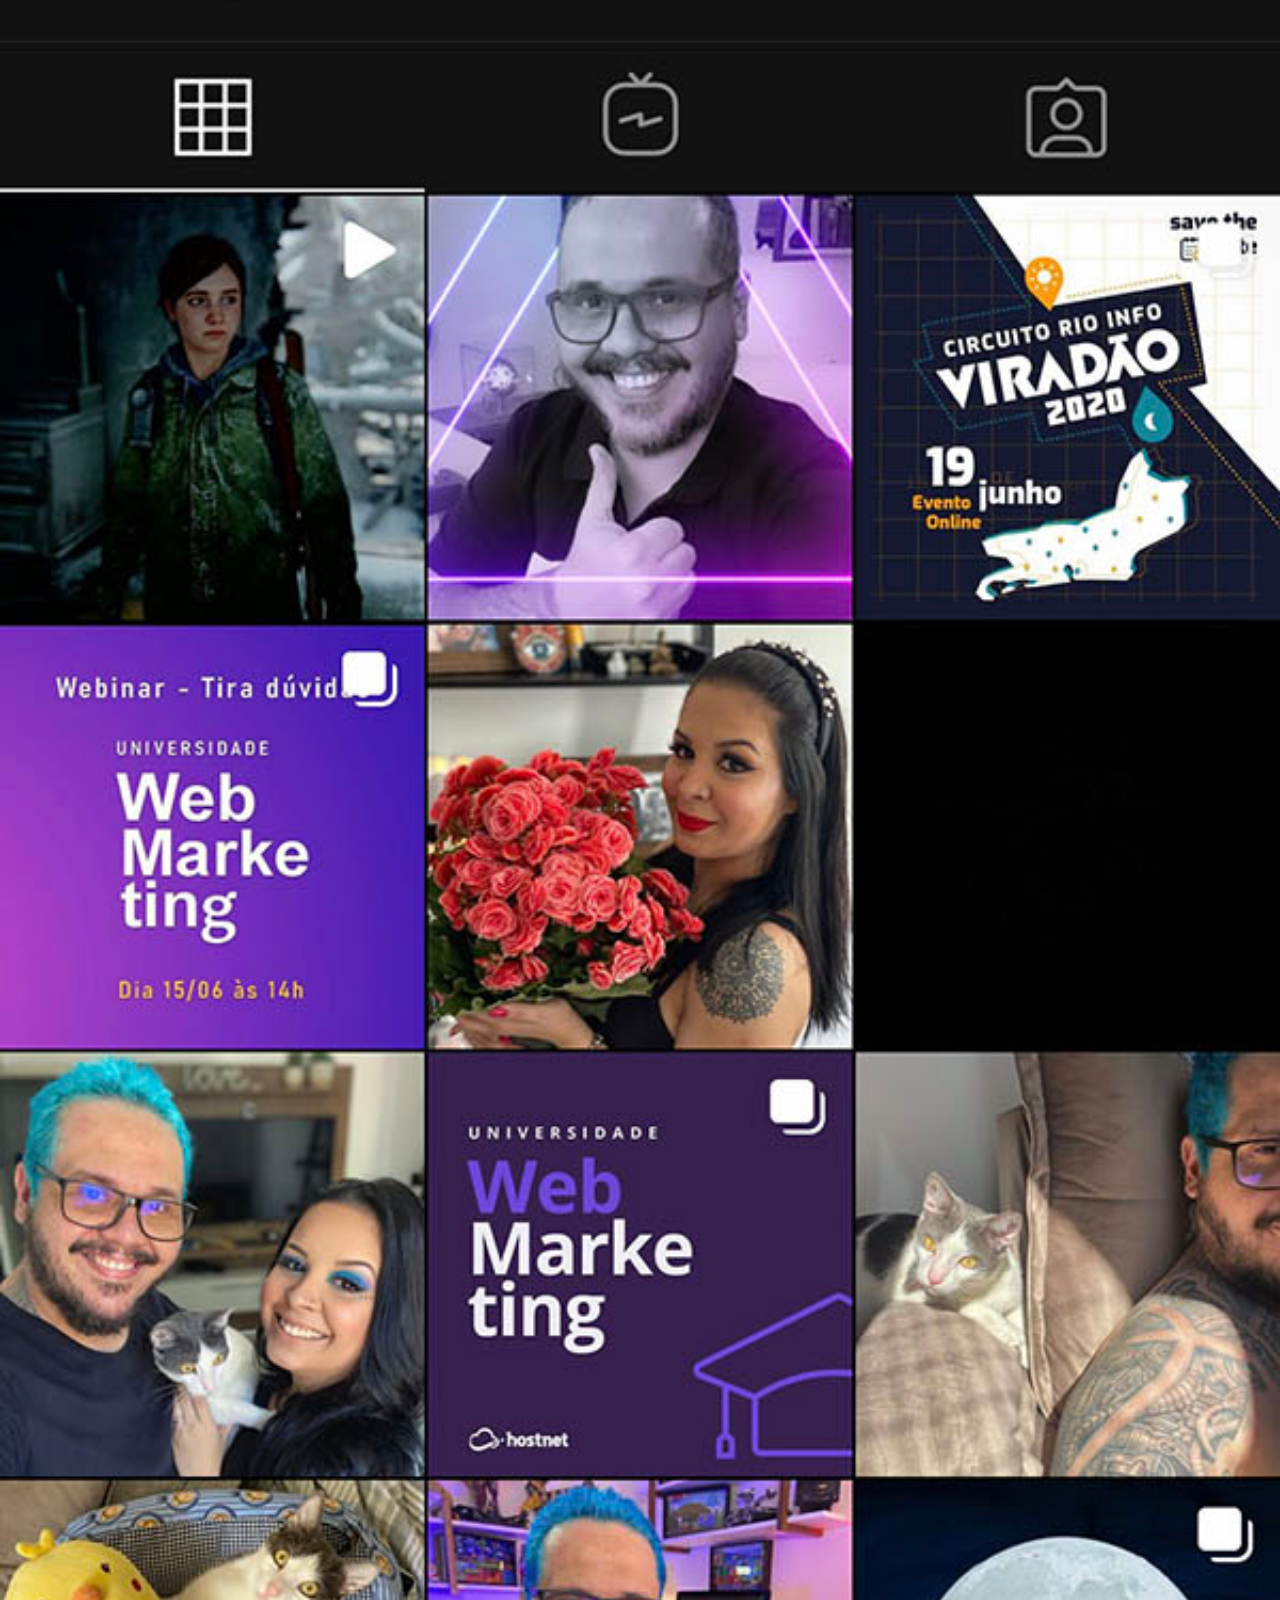
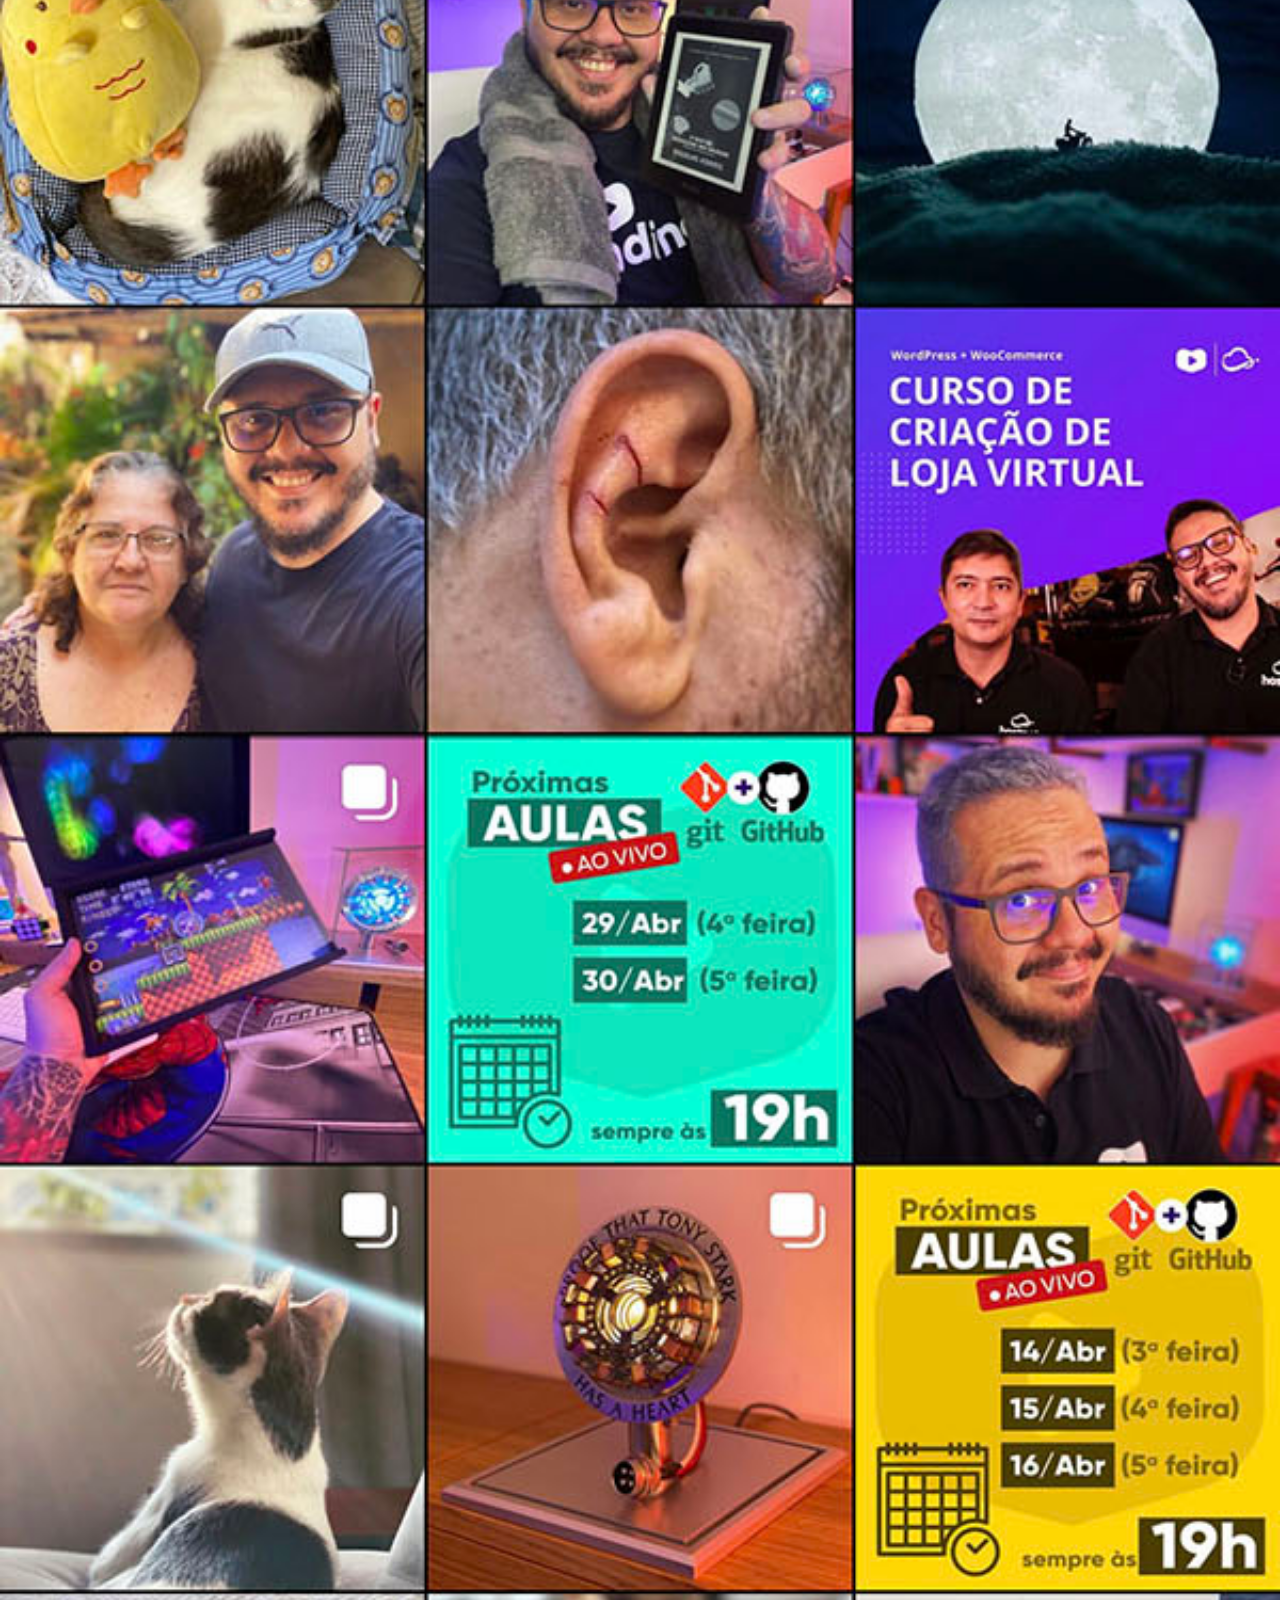
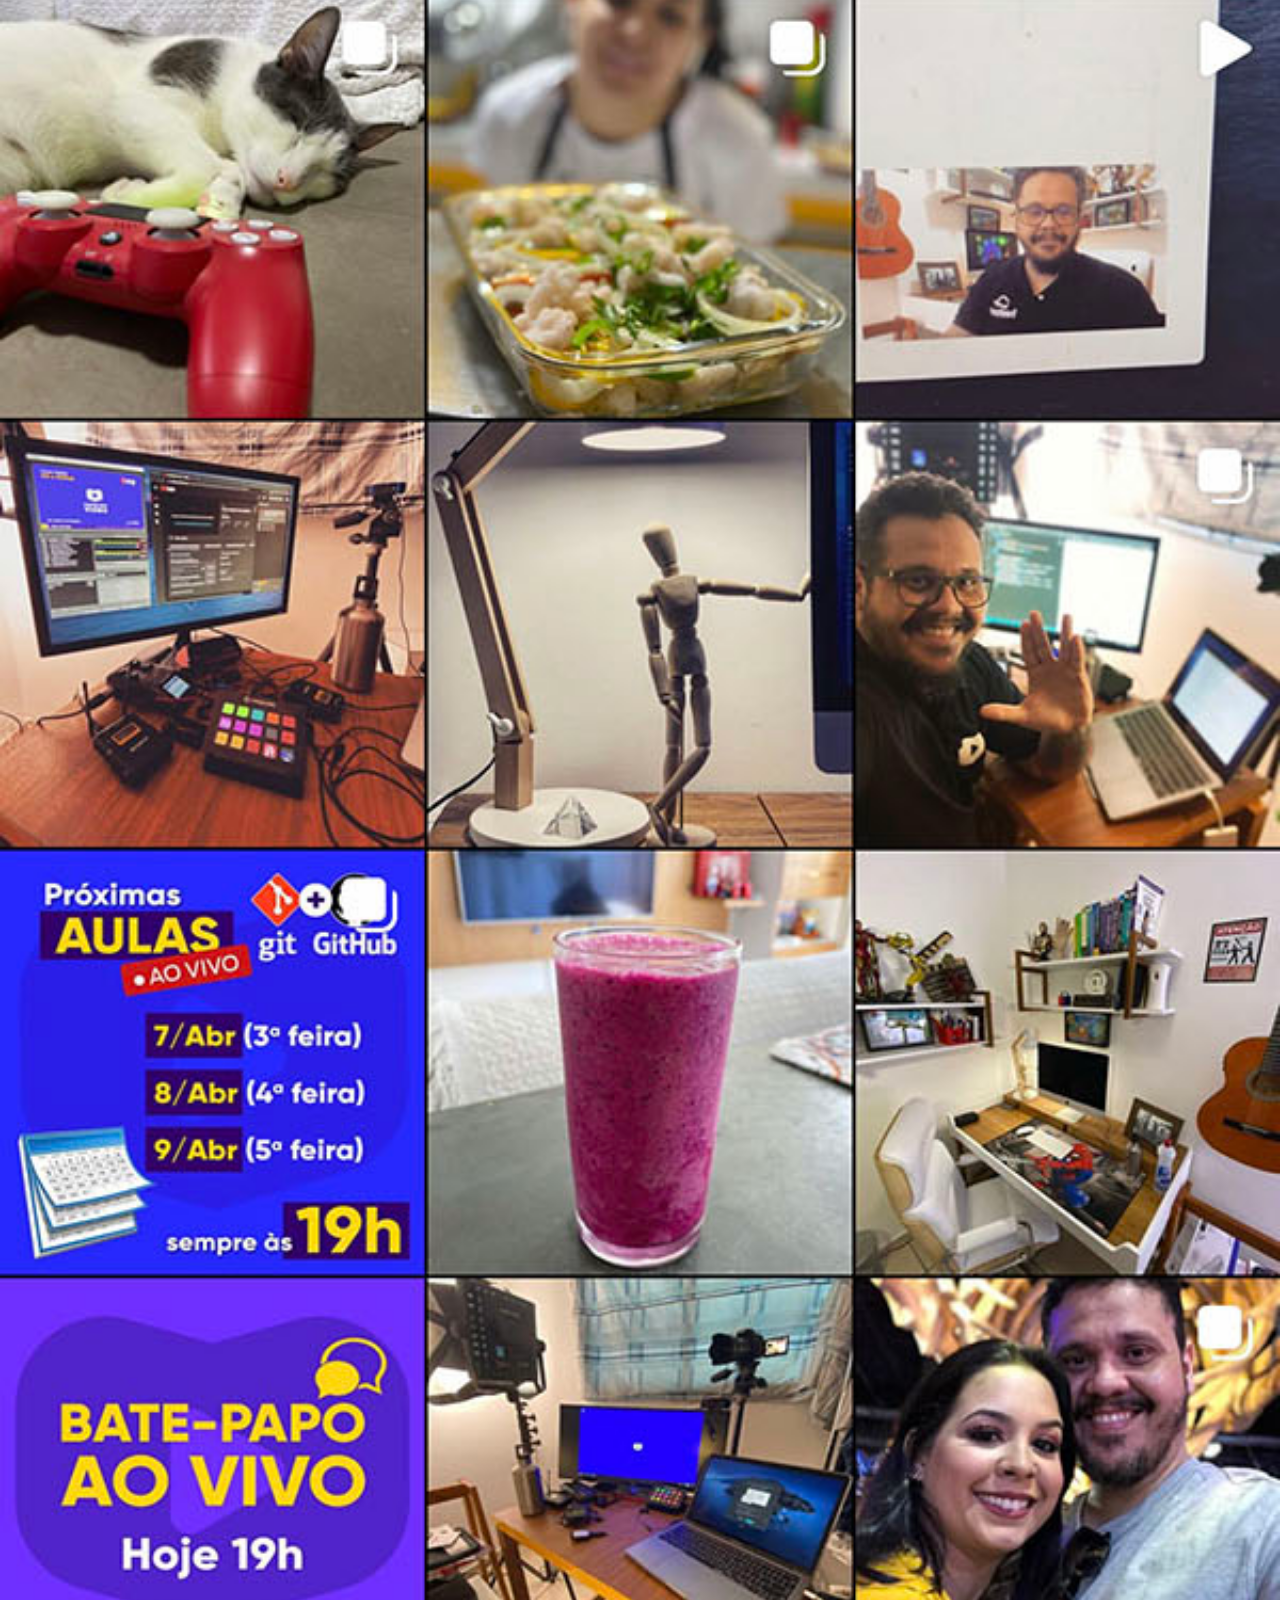
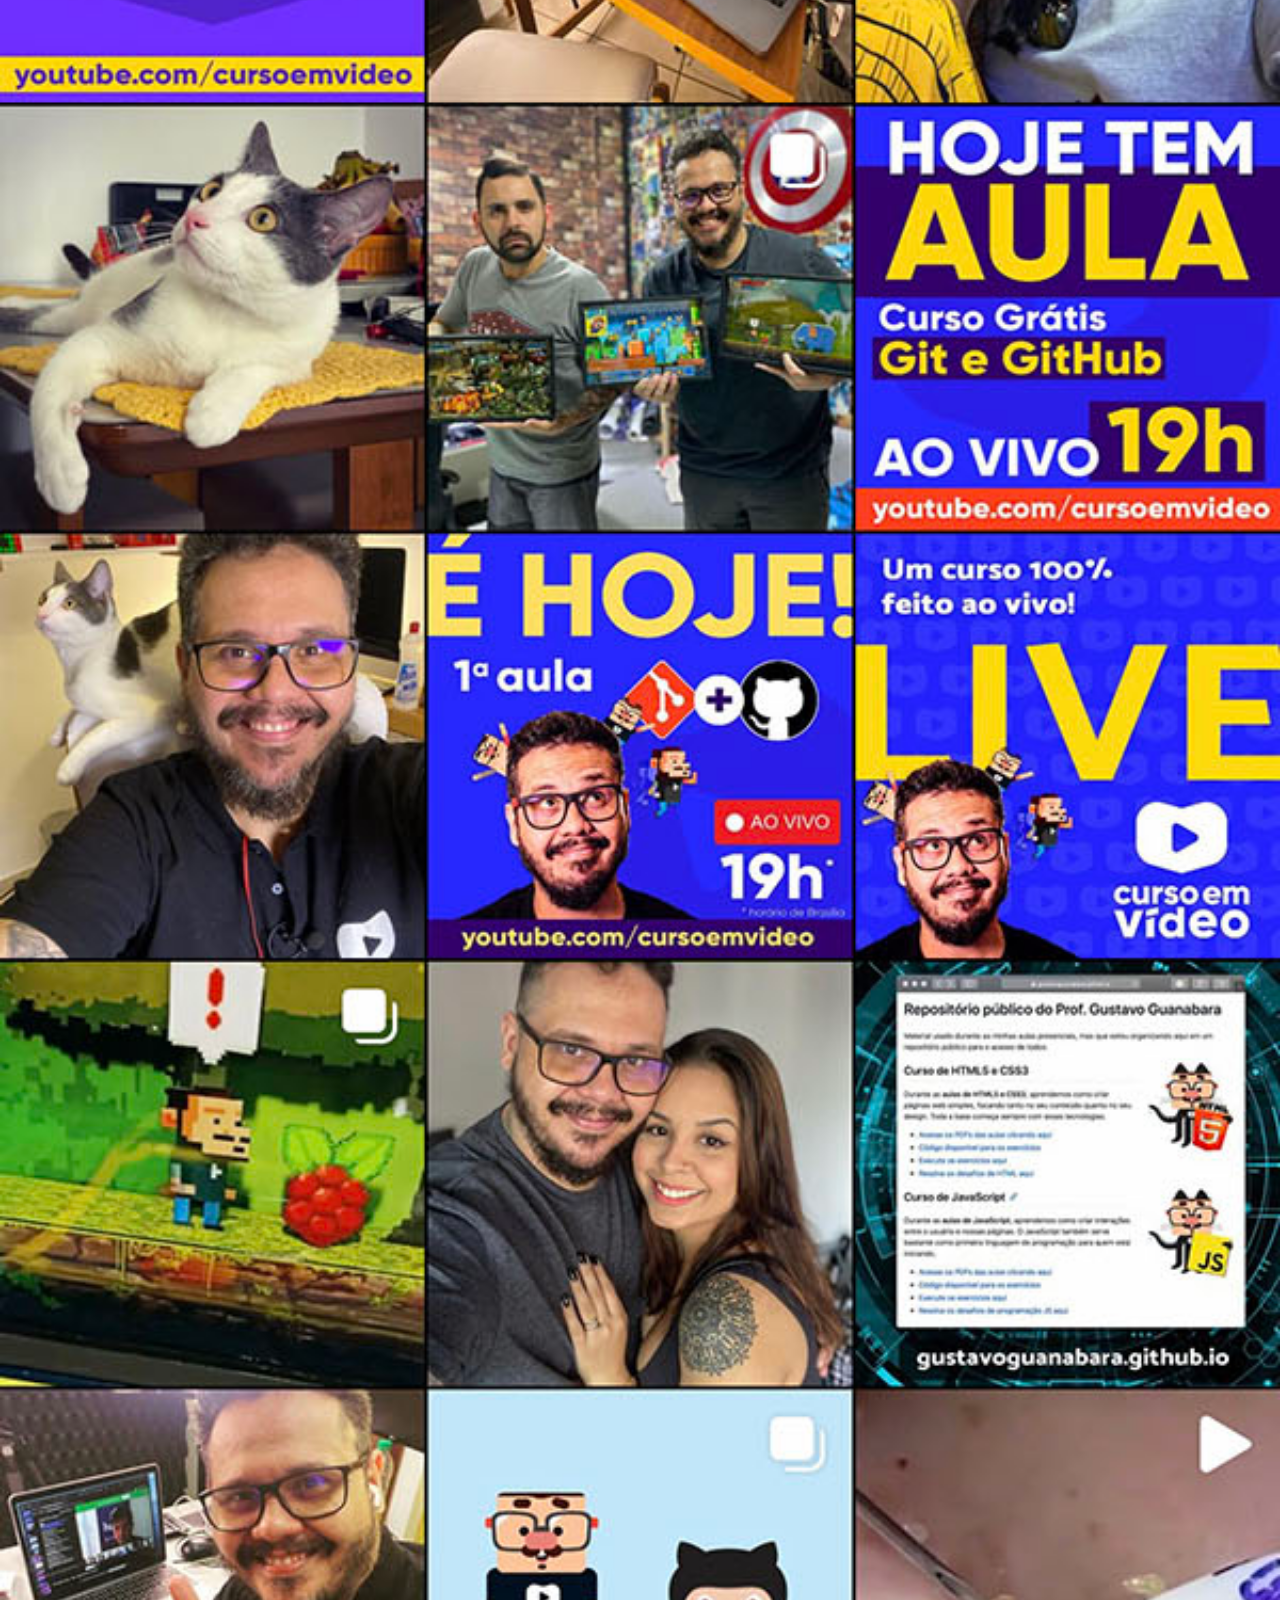
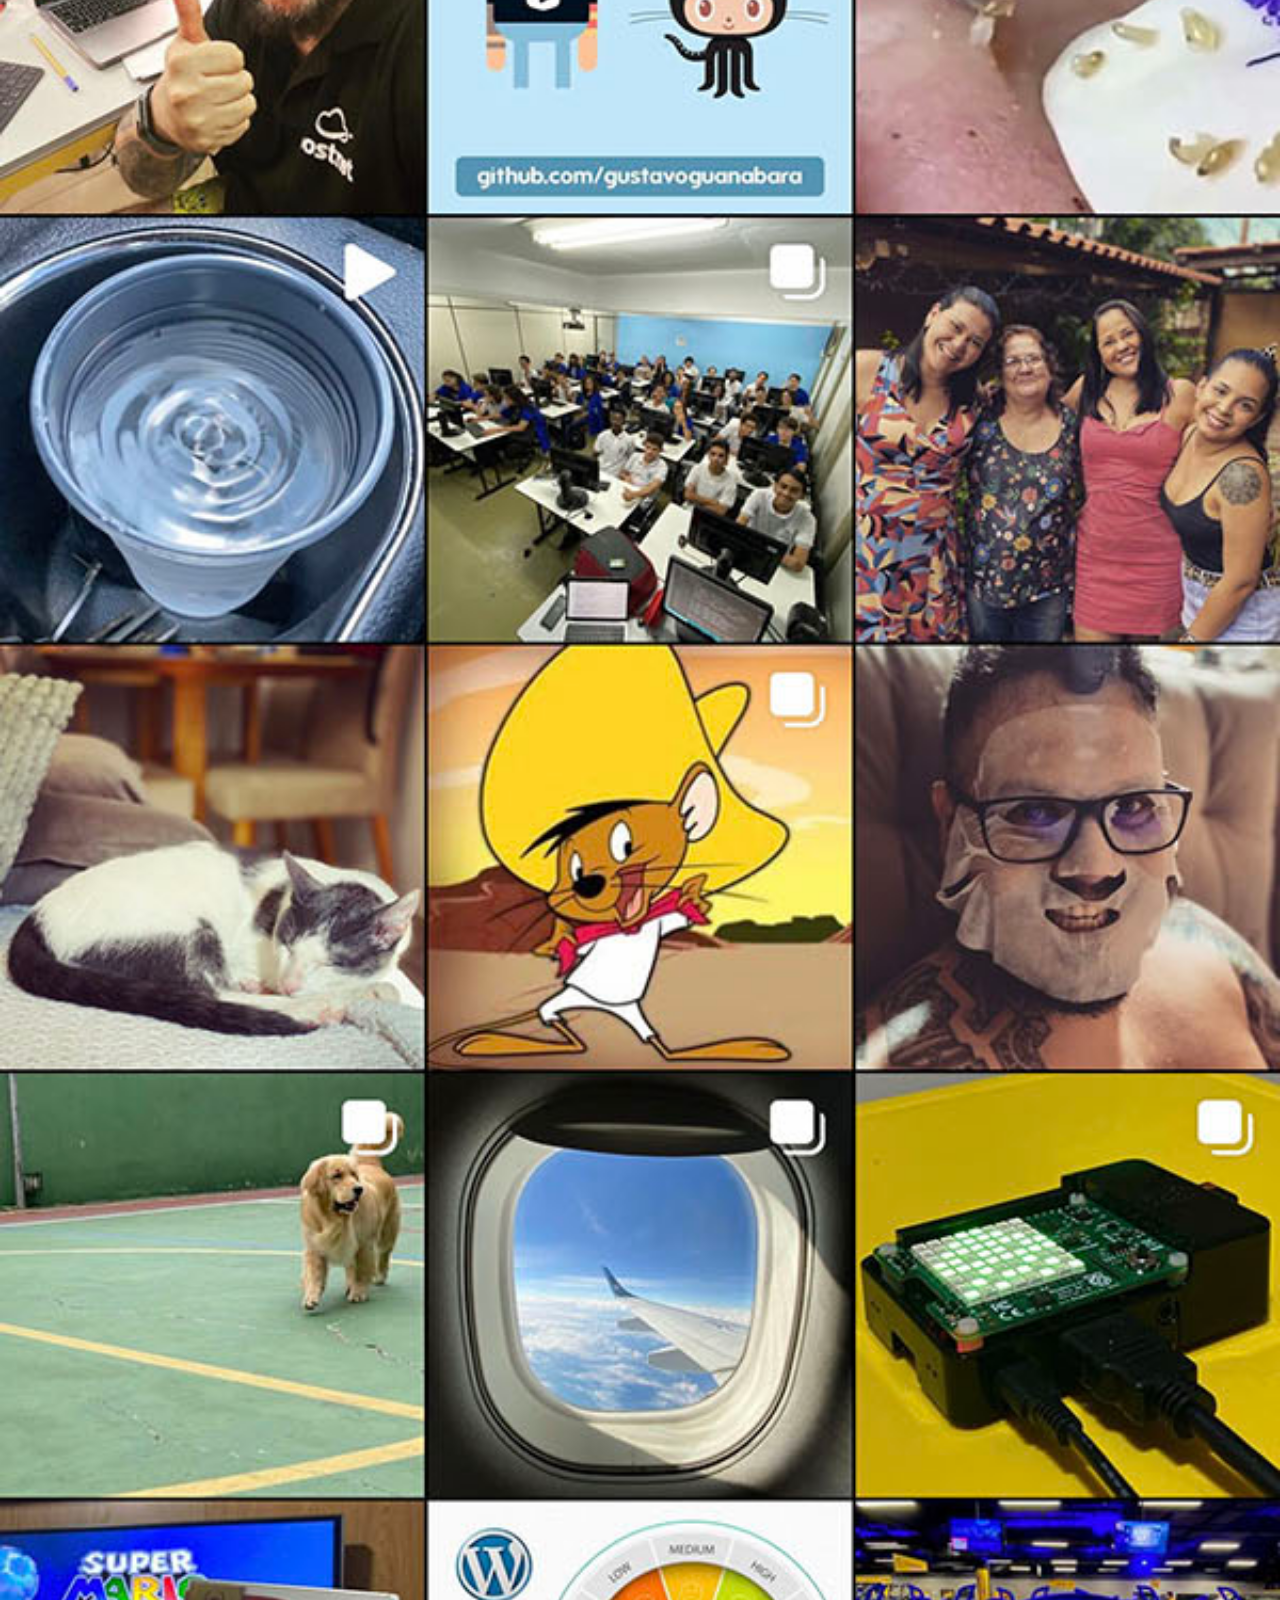
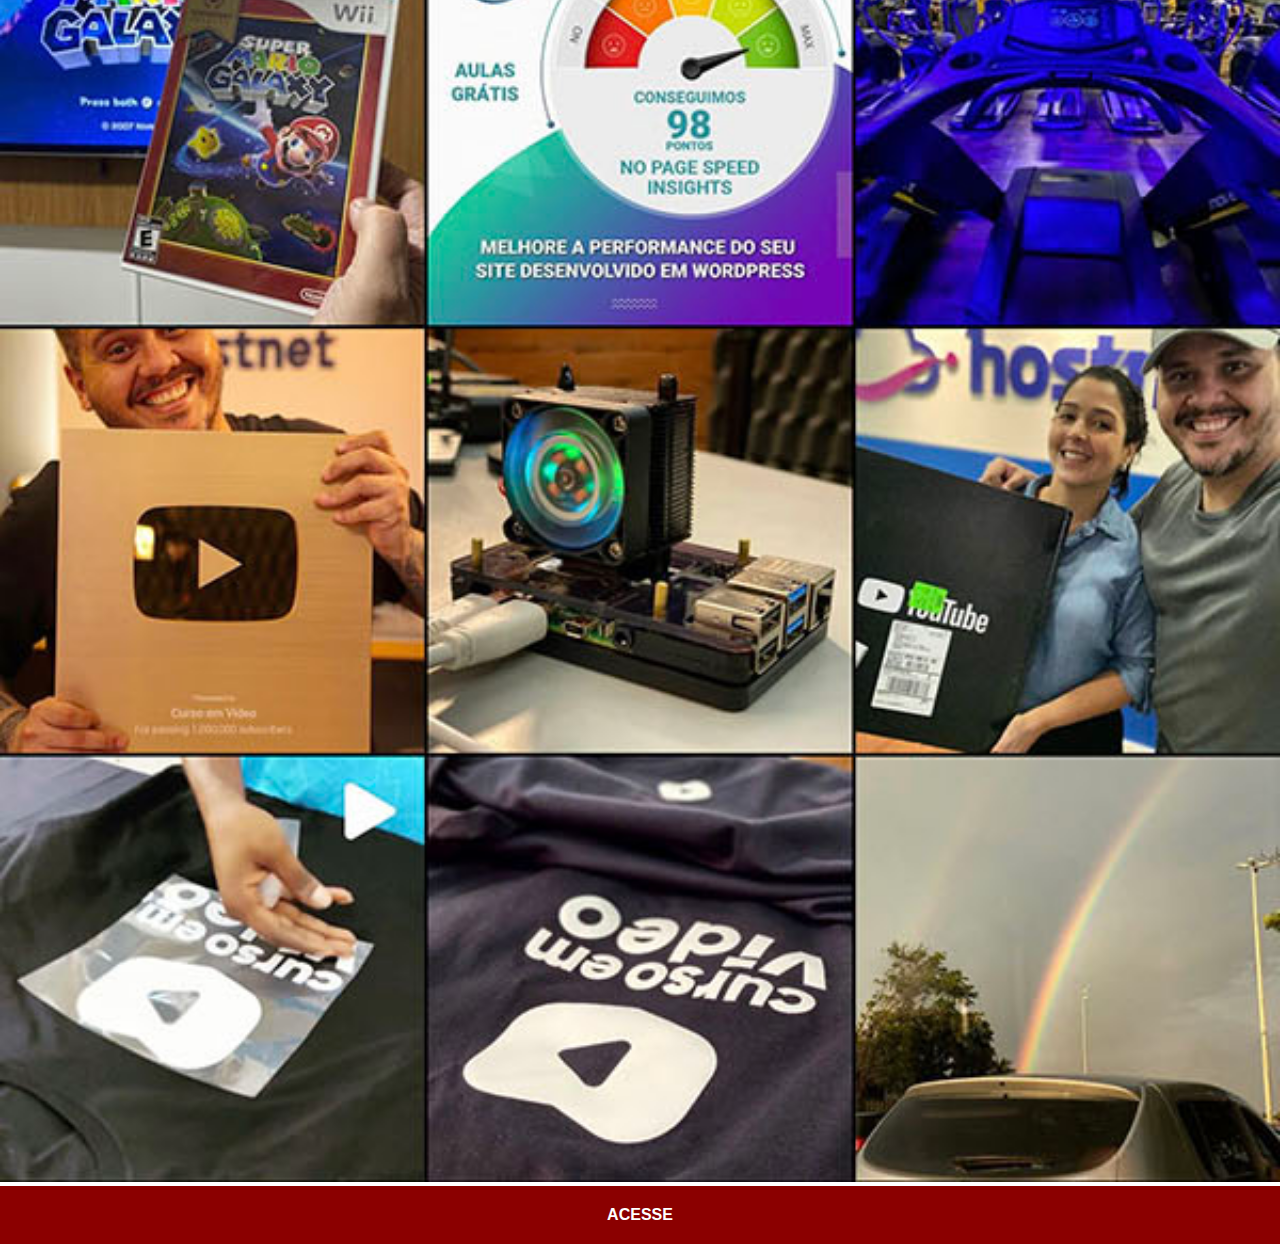
<file: instagram.html>
<!DOCTYPE html>
<html lang="pt-br">
<head>
    <meta charset="UTF-8">
    <meta http-equiv="X-UA-Compatible" content="IE=edge">
    <meta name="viewport" content="width=device-width, initial-scale=1.0">
    <title>Instagram</title>
    <link rel="stylesheet" href="estilo/social.css">
</head>
<body>
    <img src="imagens/tela-instagram.jpg" alt="Instagram">
    <a href="https://www.instagram.com/gustavoguanabara/">ACESSE</a>
</body>
</html>
</file>
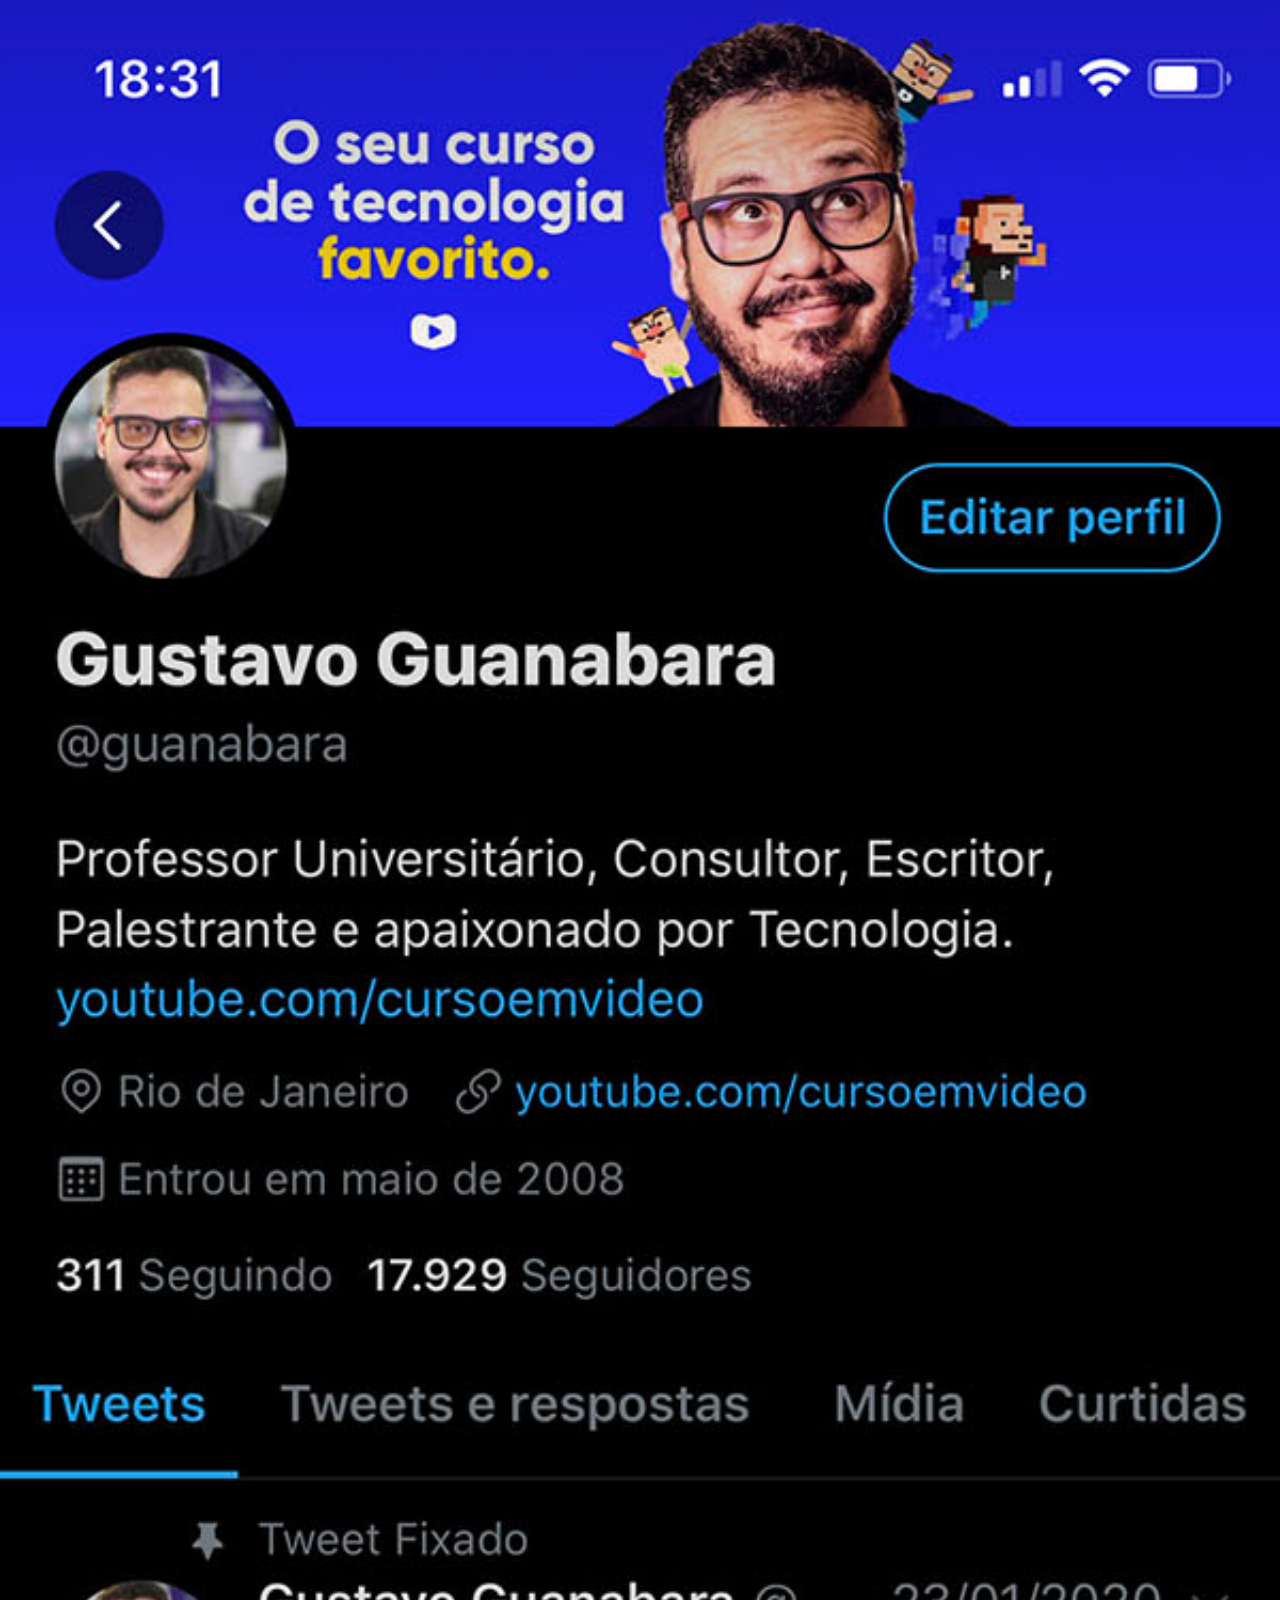
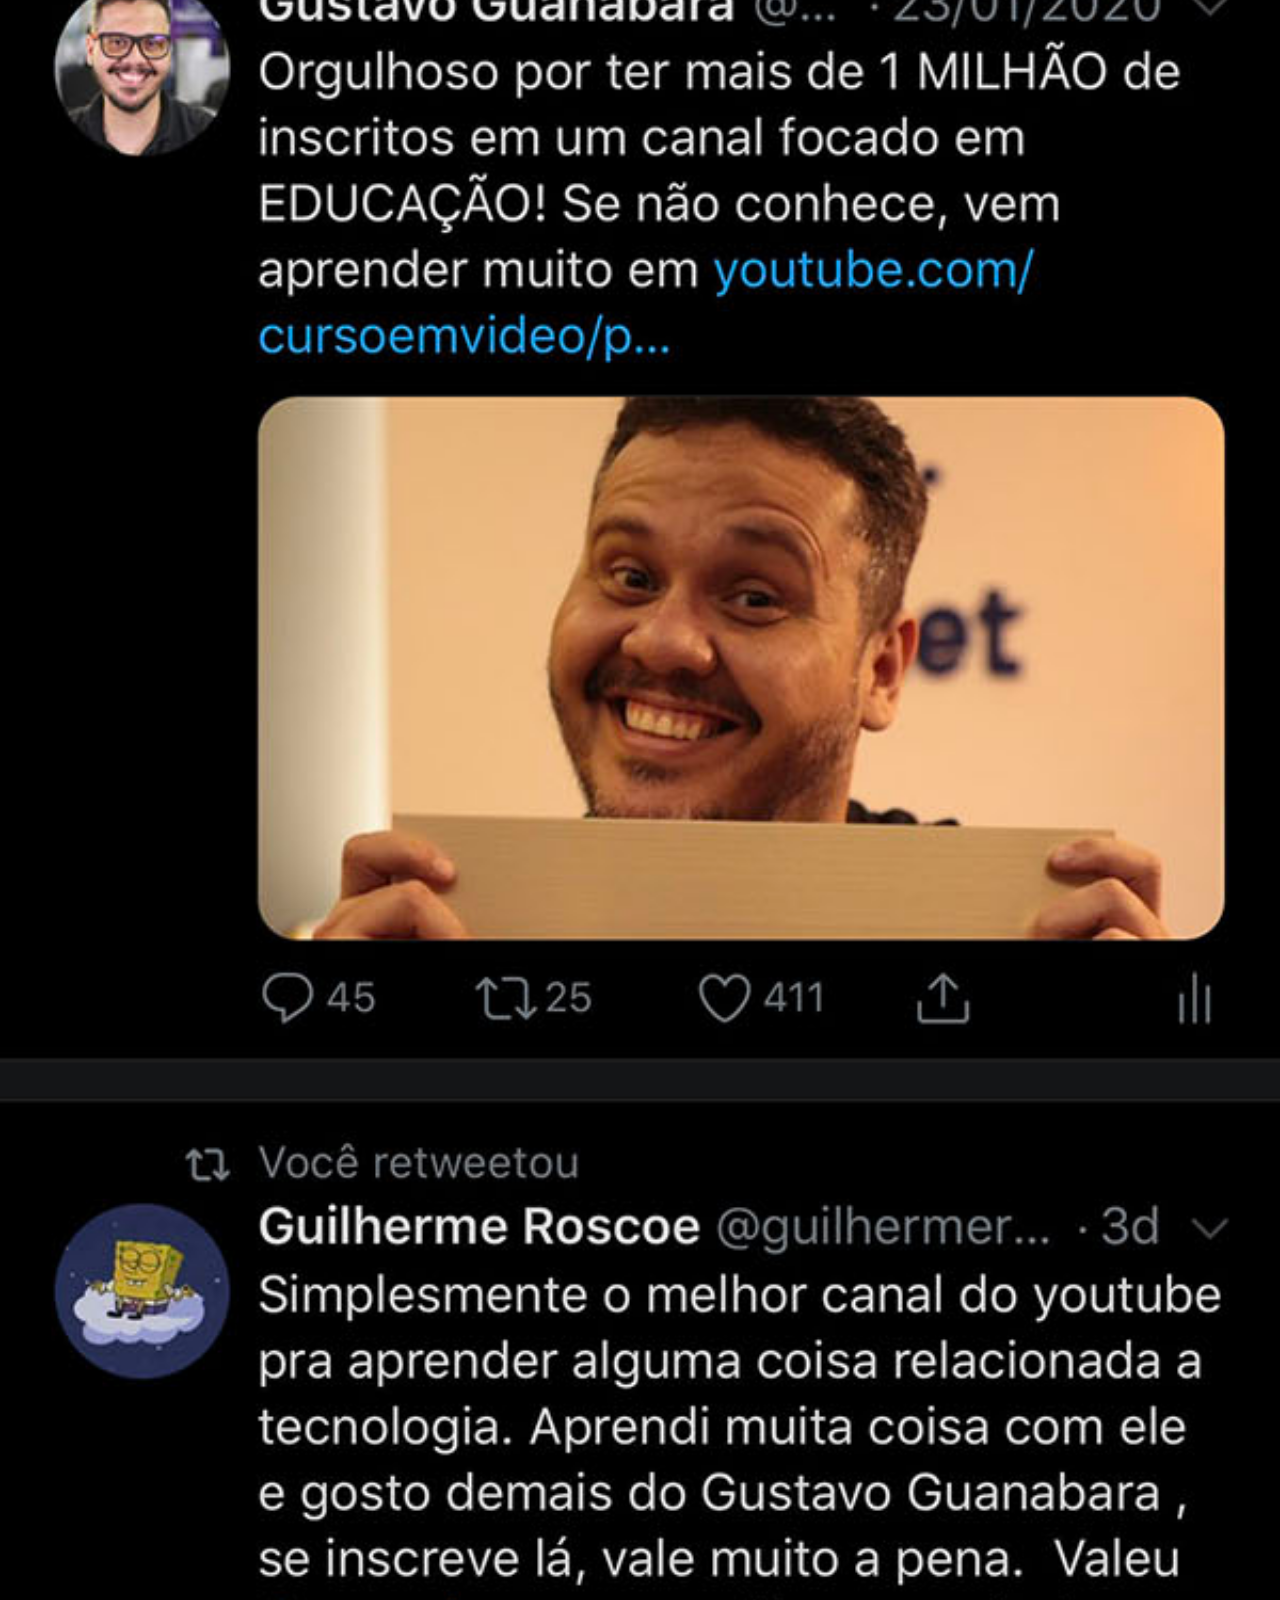
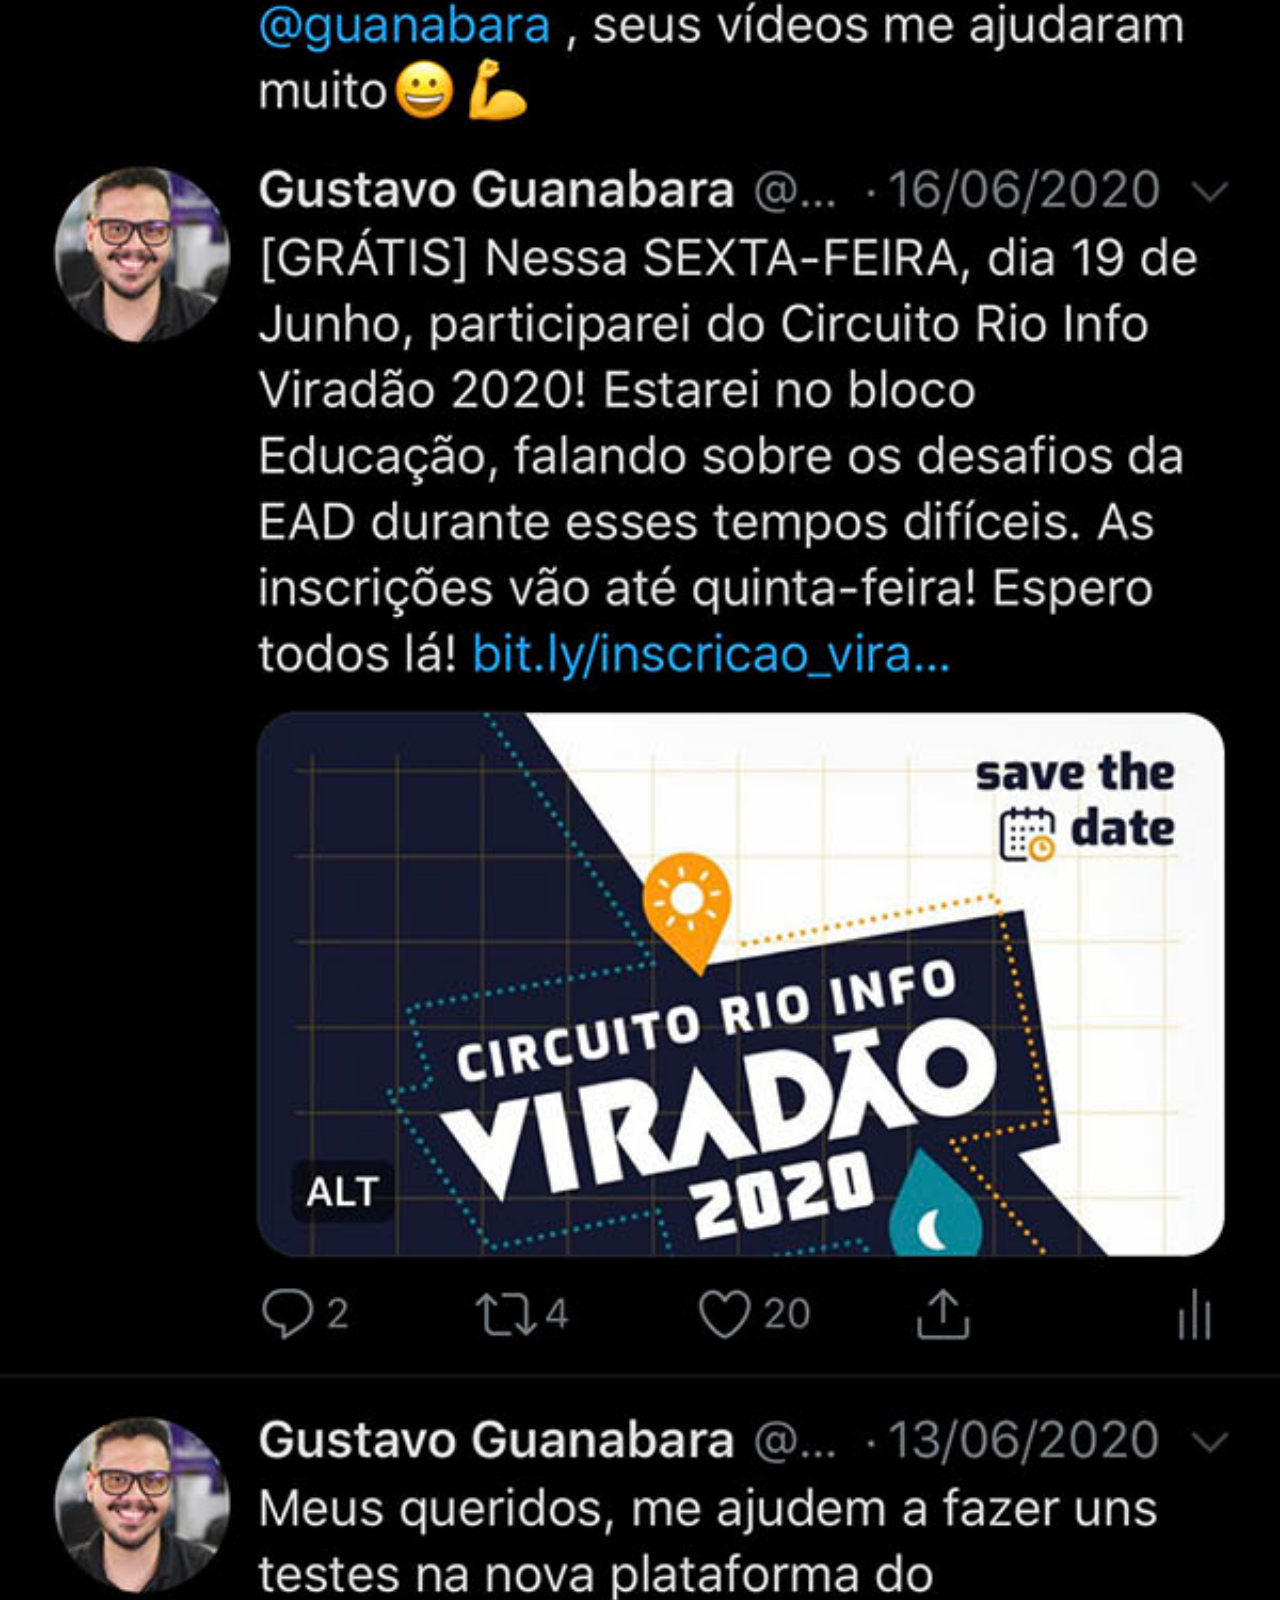
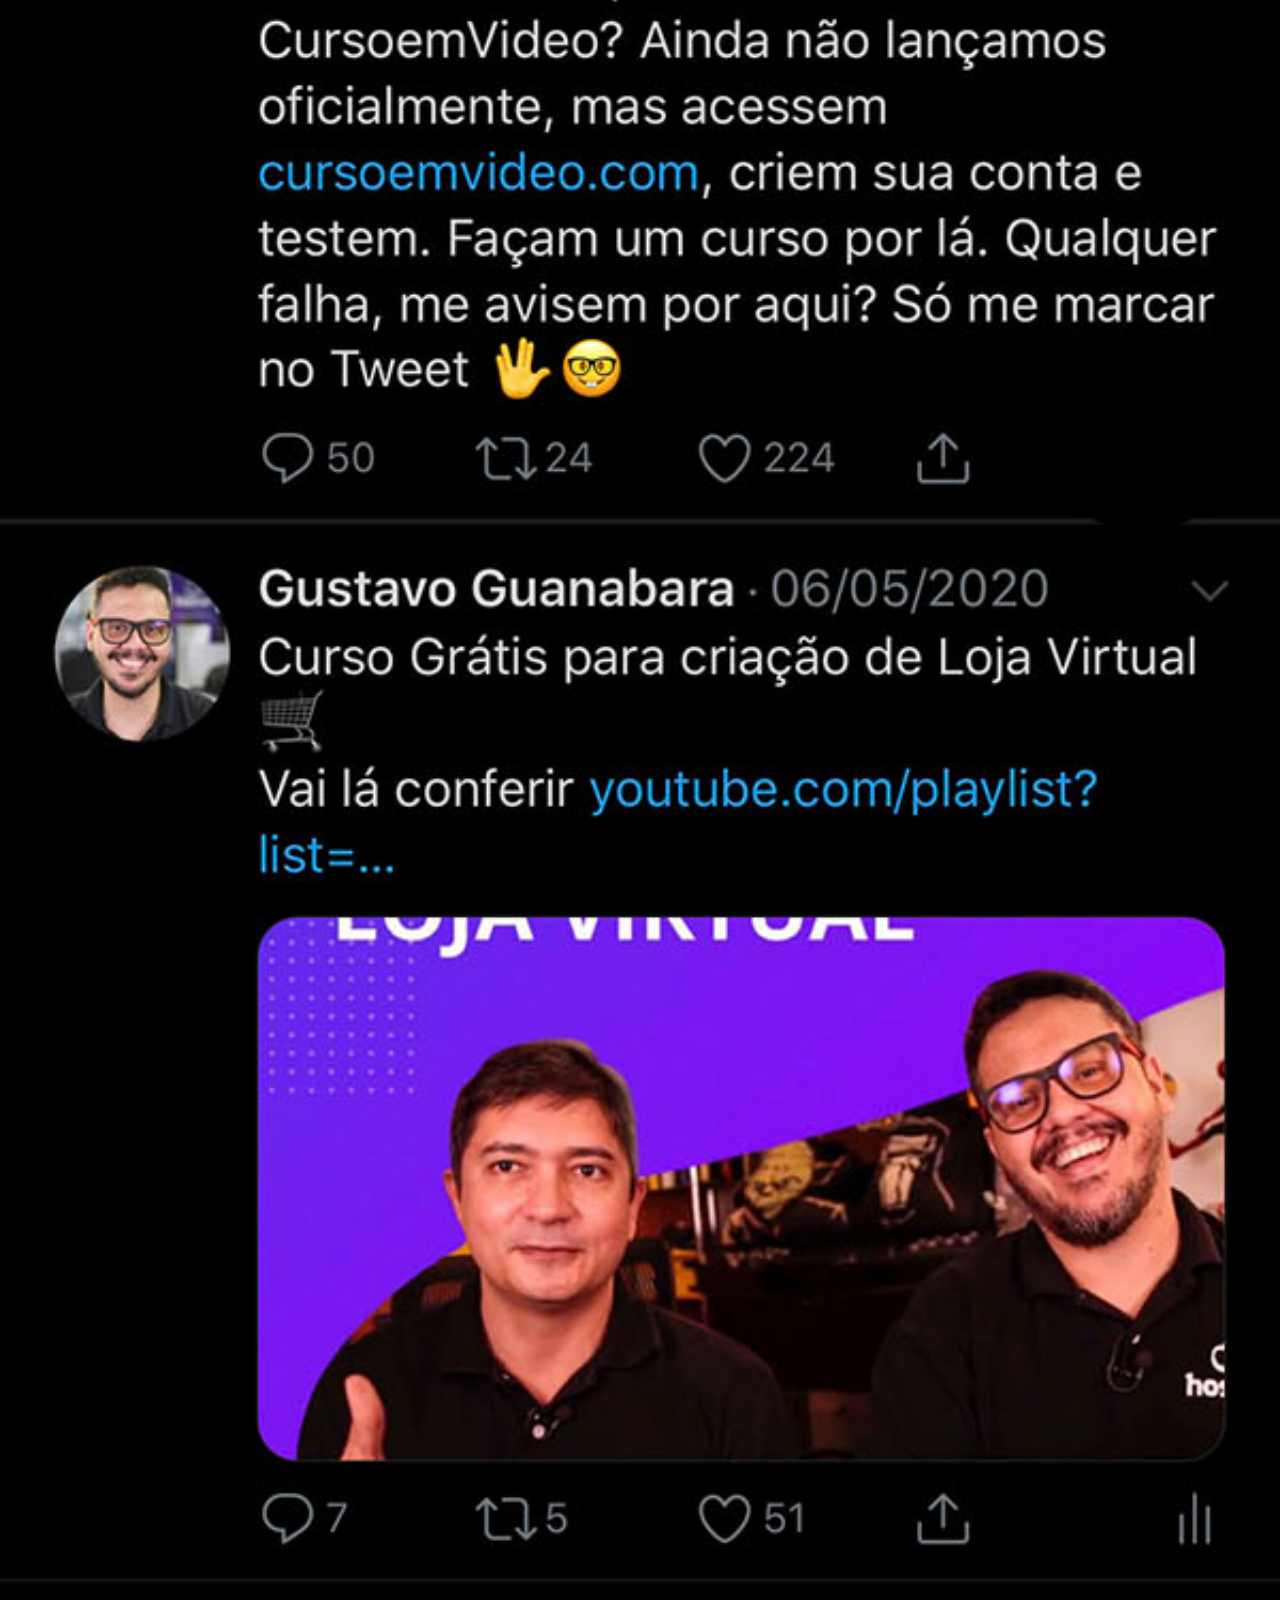
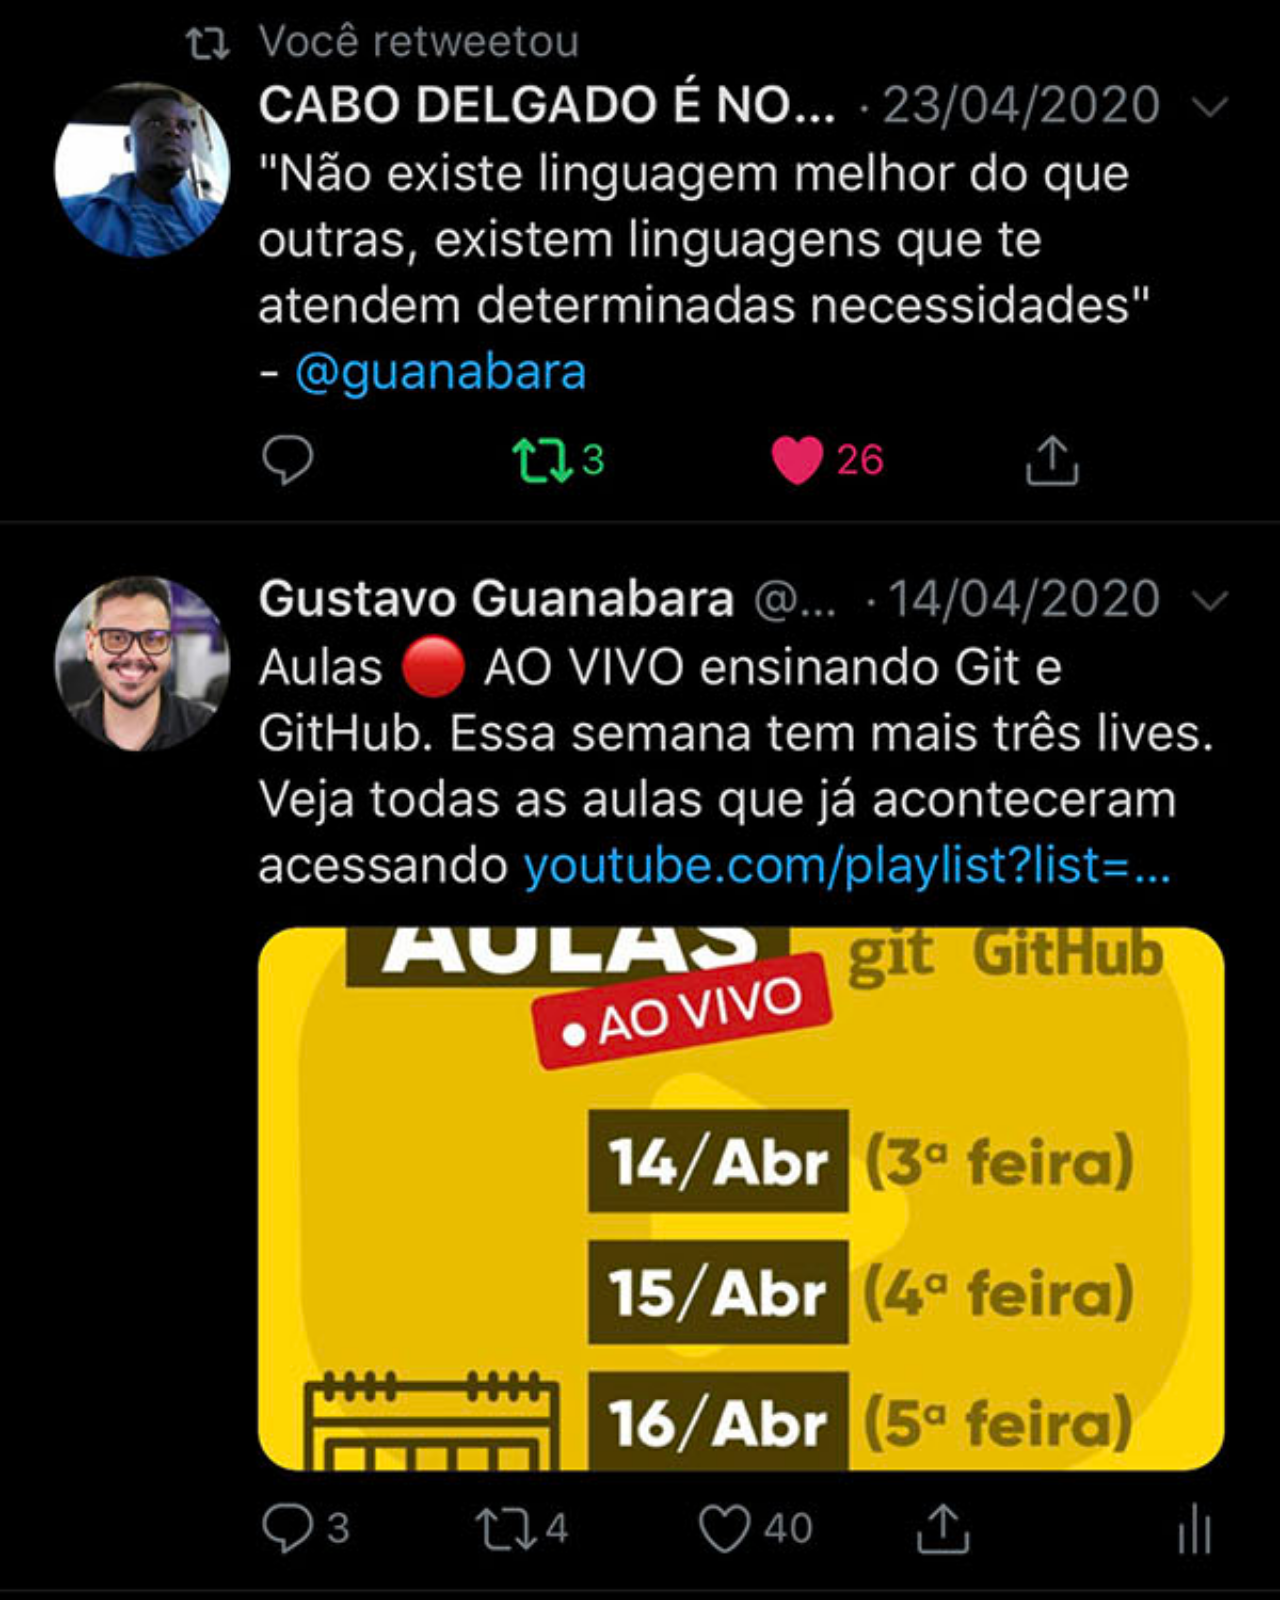
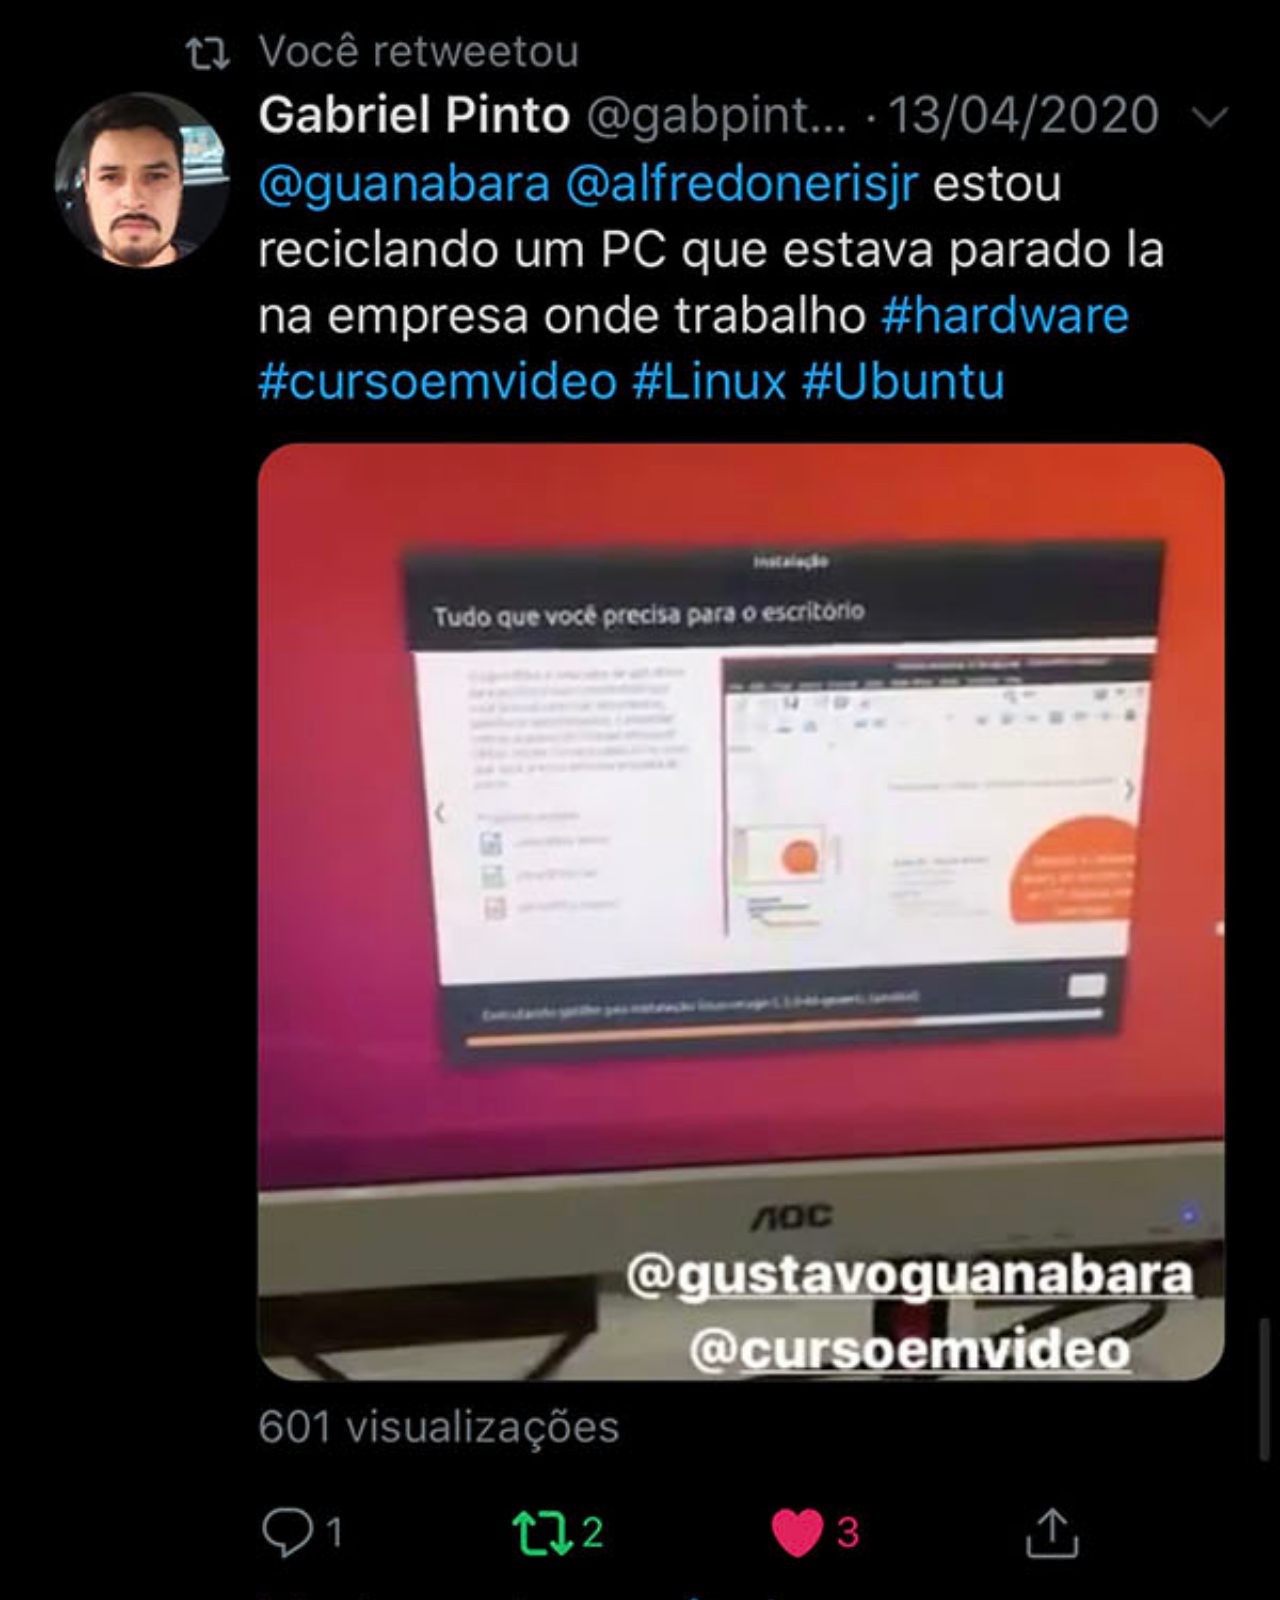
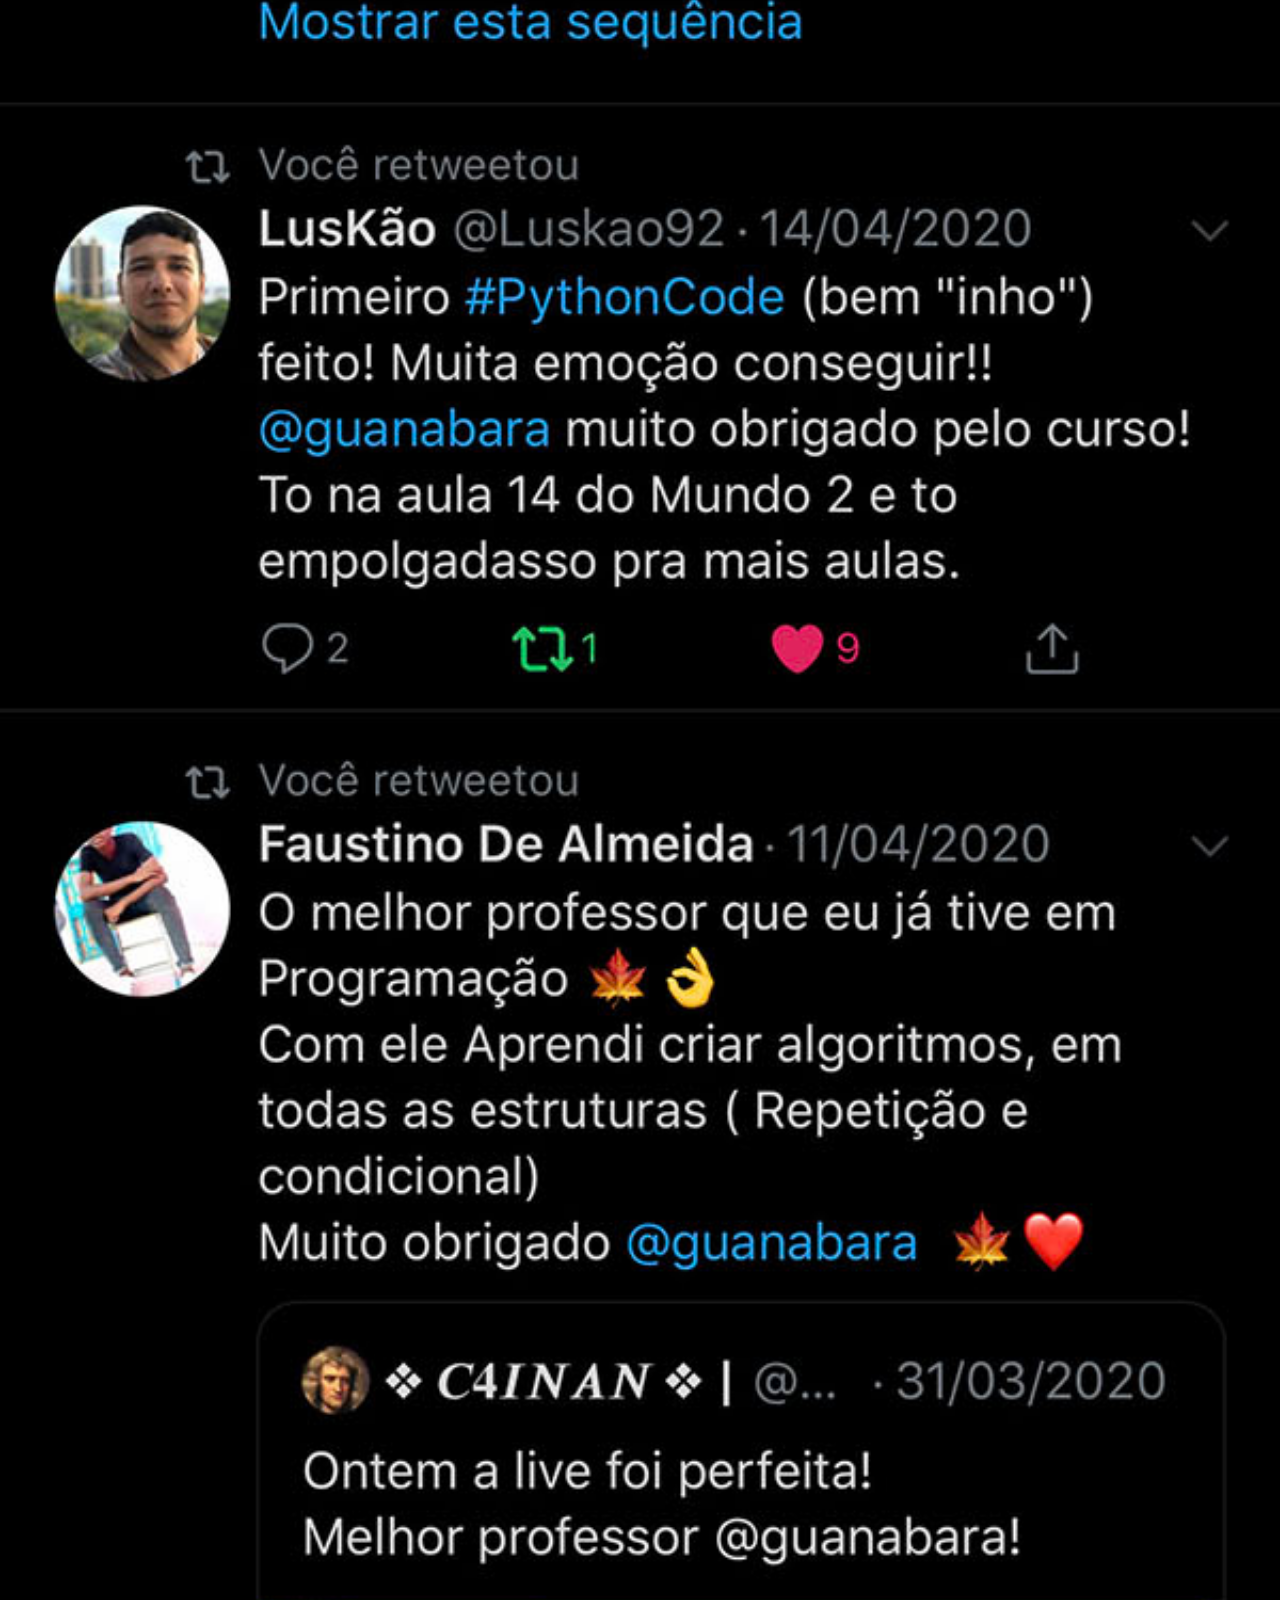
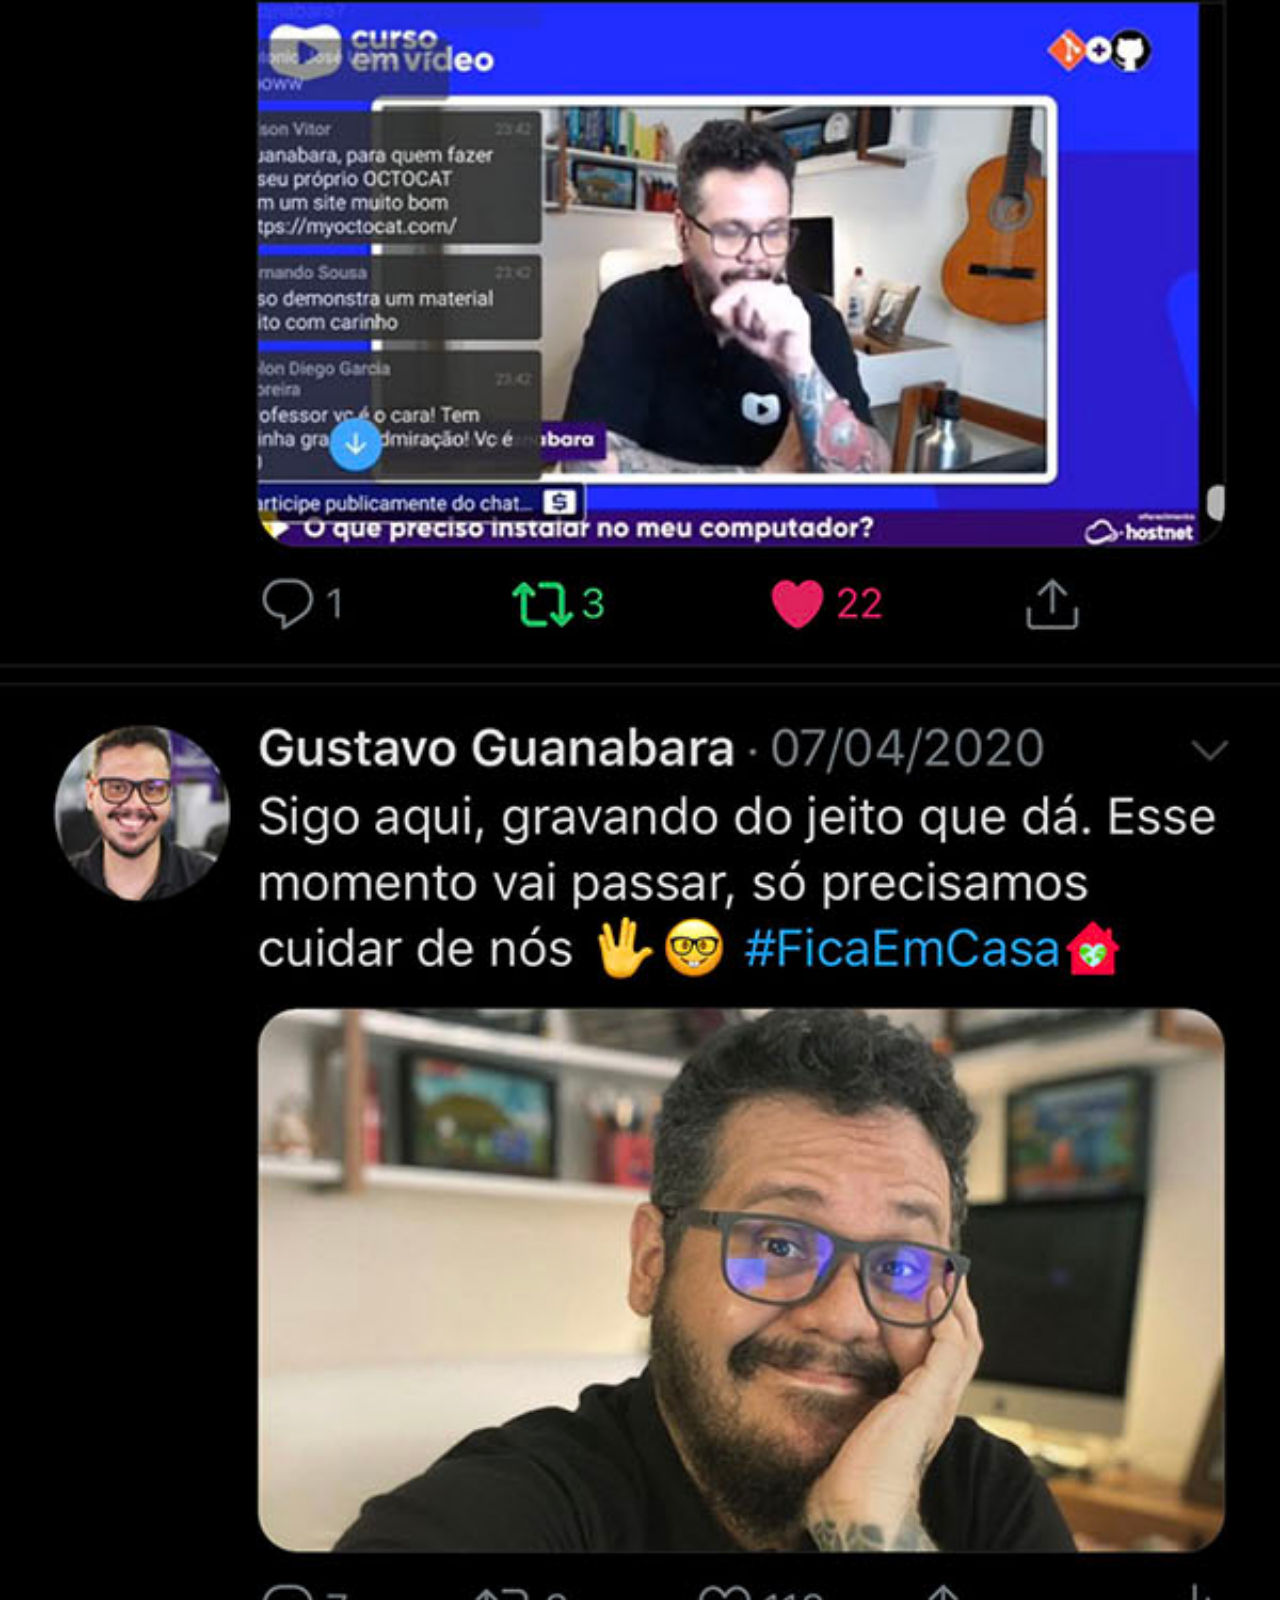
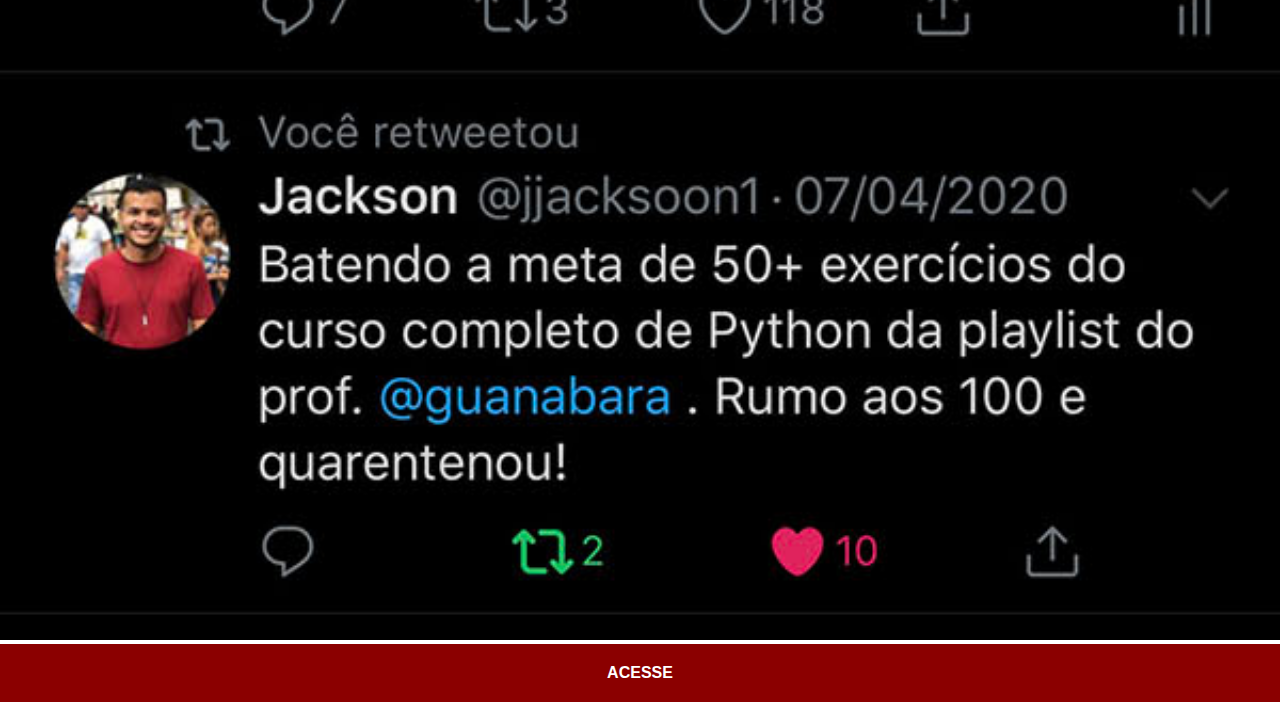
<file: twitter.html>
<!DOCTYPE html>
<html lang="pt-br">
<head>
    <meta charset="UTF-8">
    <meta http-equiv="X-UA-Compatible" content="IE=edge">
    <meta name="viewport" content="width=device-width, initial-scale=1.0">
    <title>Twitter</title>
    <link rel="stylesheet" href="estilo/social.css">
</head>
<body>

    <img src="imagens/tela-twitter.jpg" alt="Twitter">
    <a href="https://twitter.com/guanabara">ACESSE</a>
    
</body>
</html>
</file>
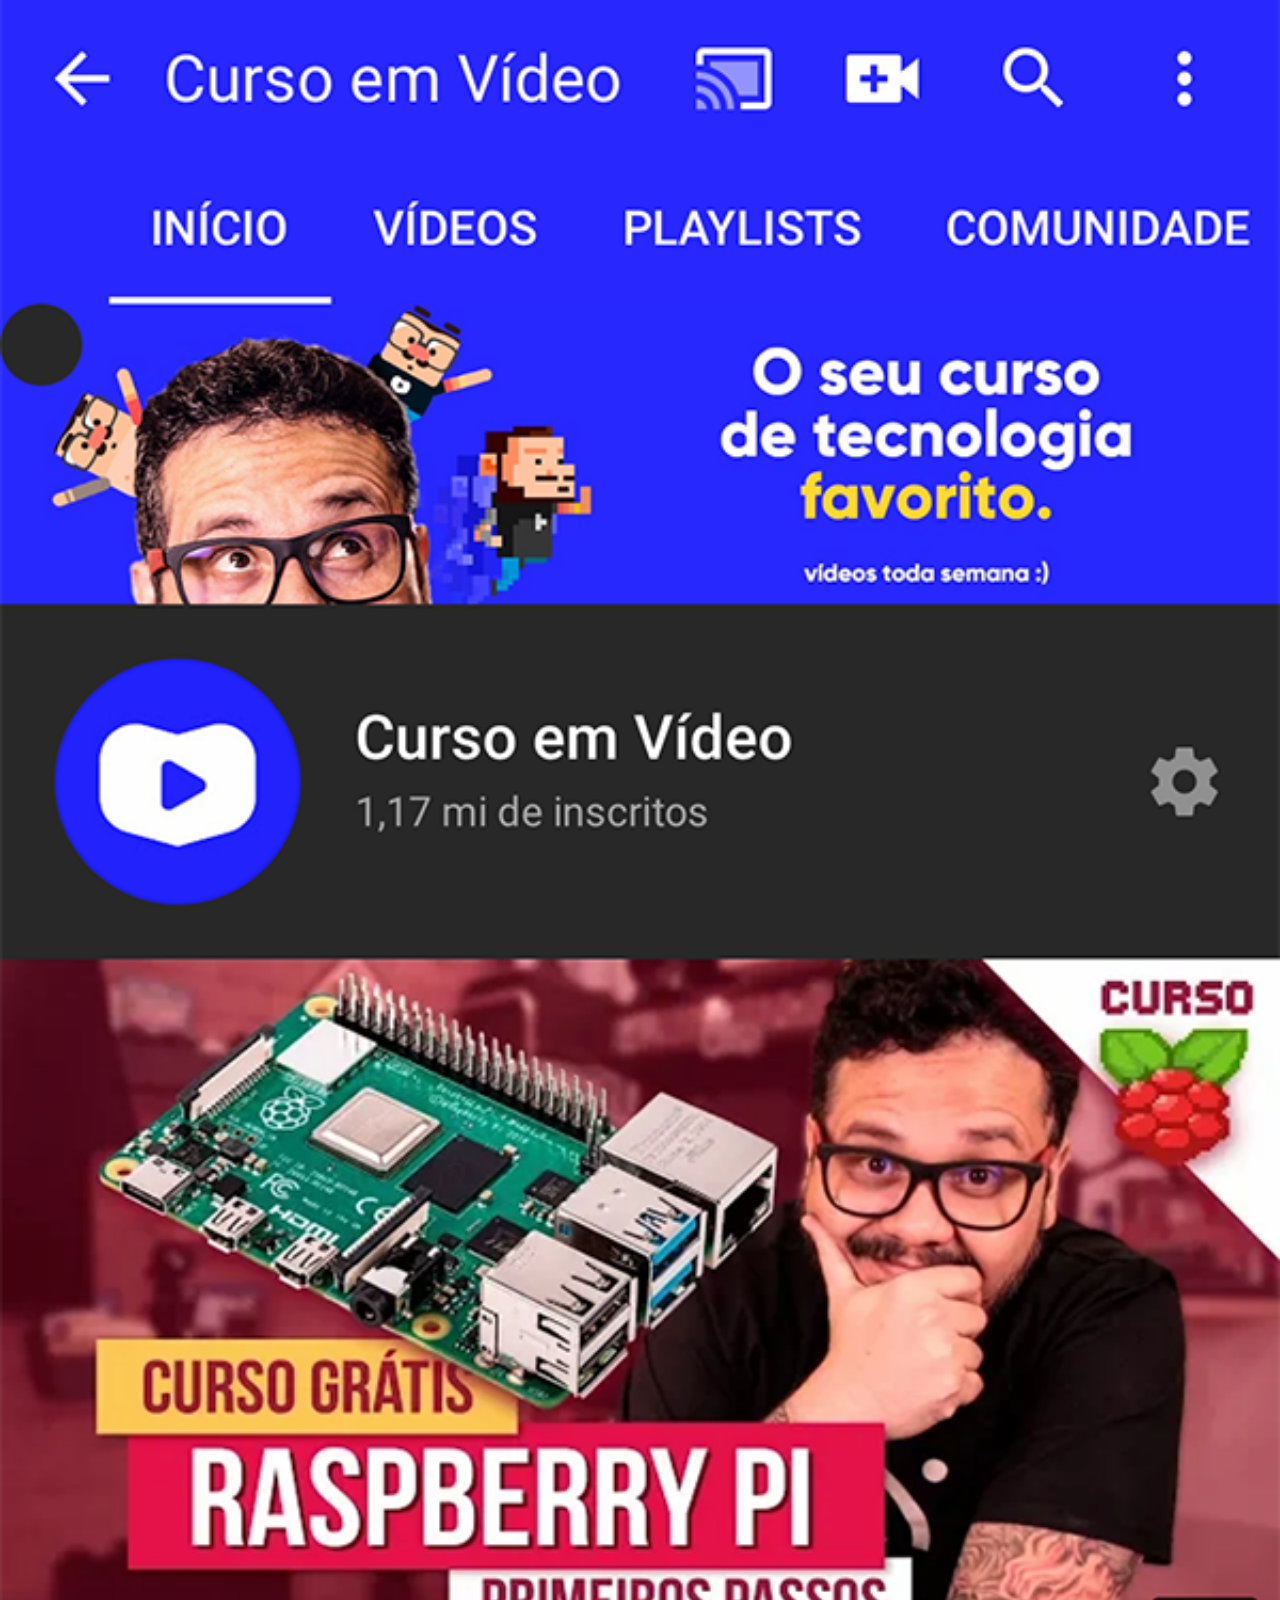
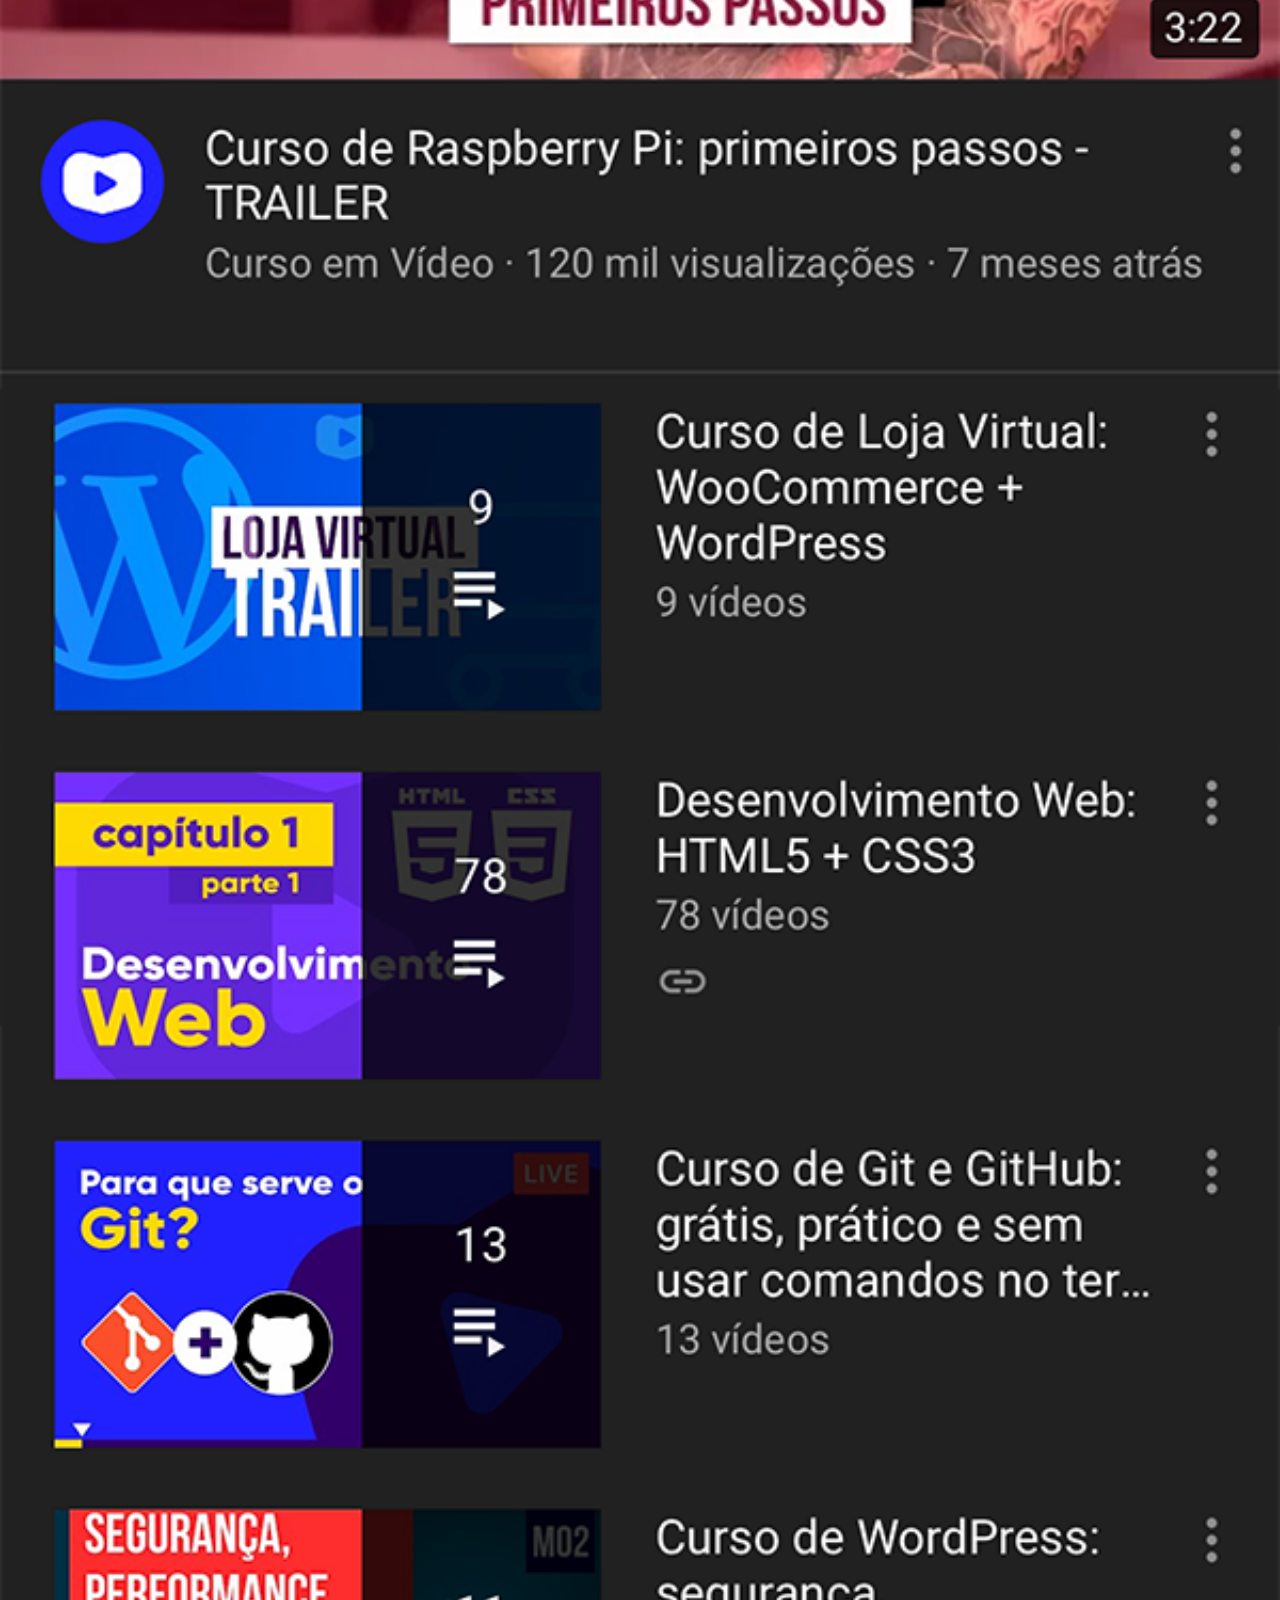
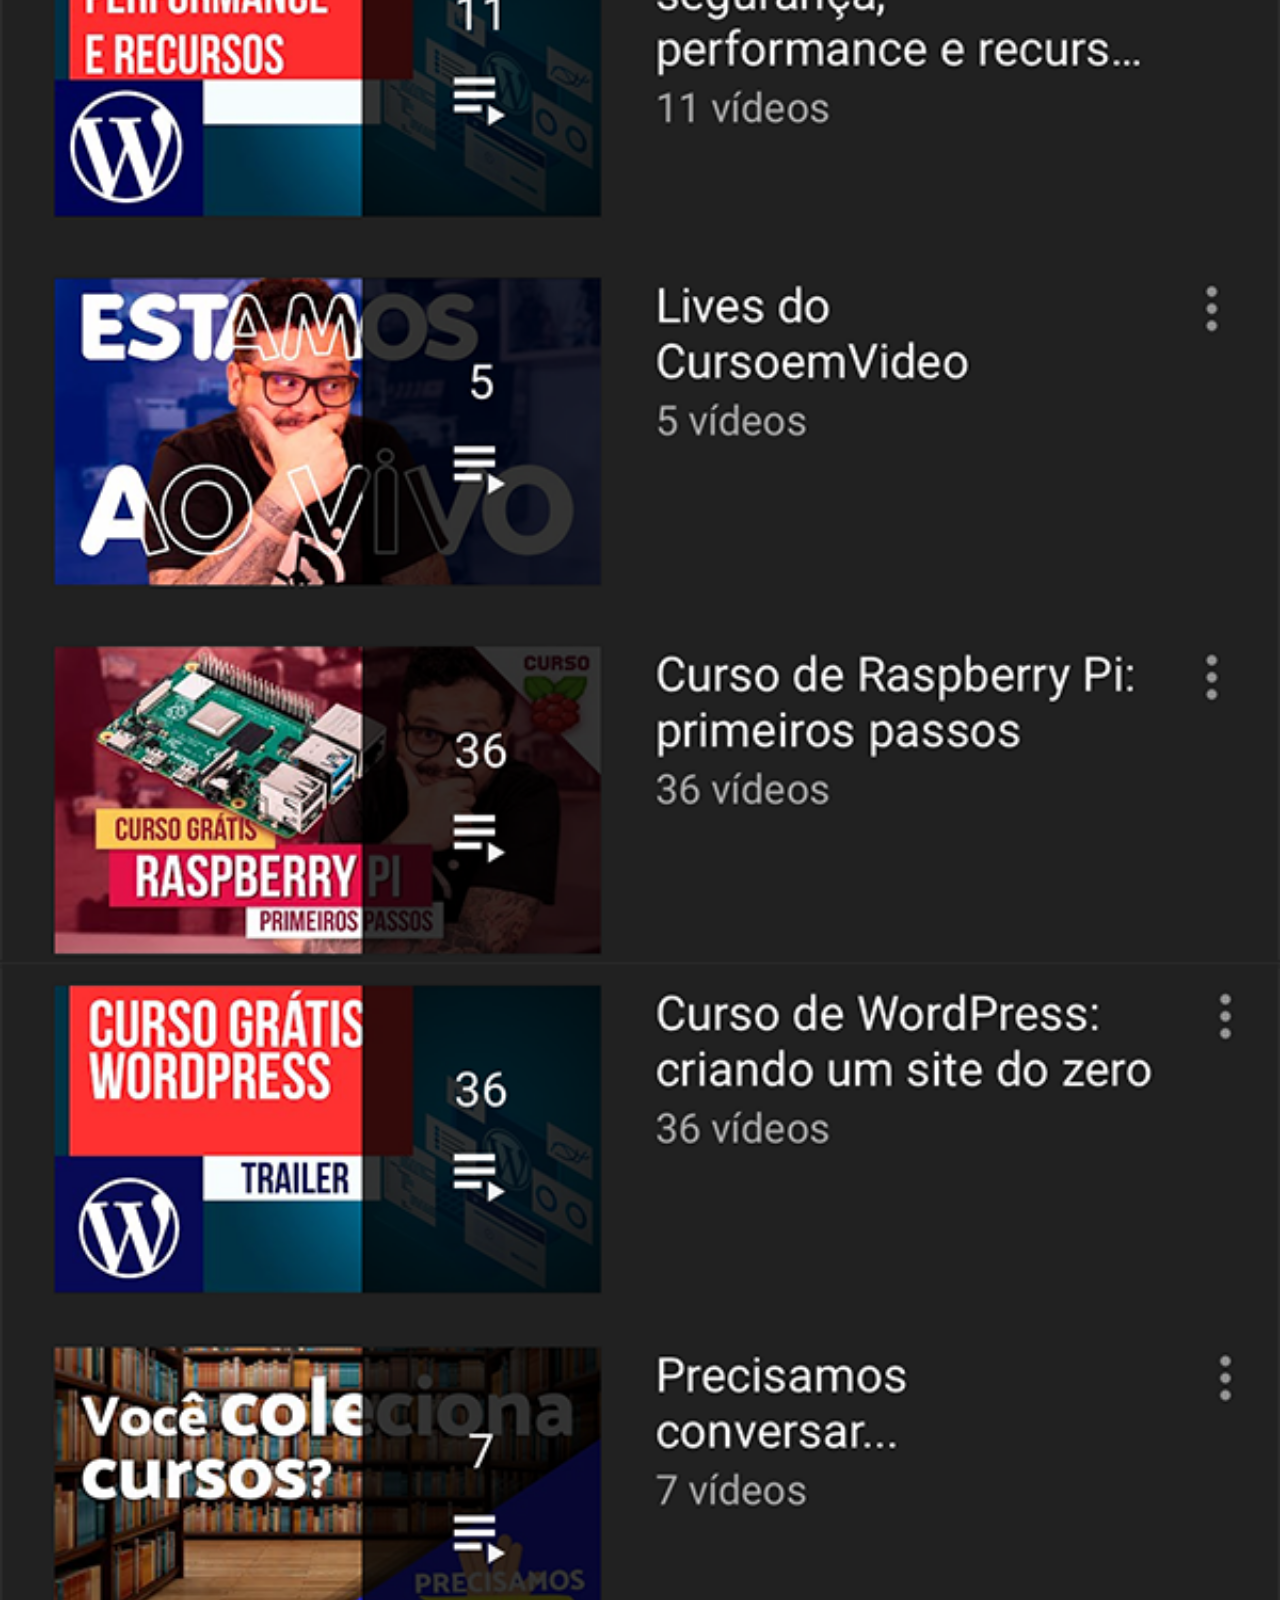
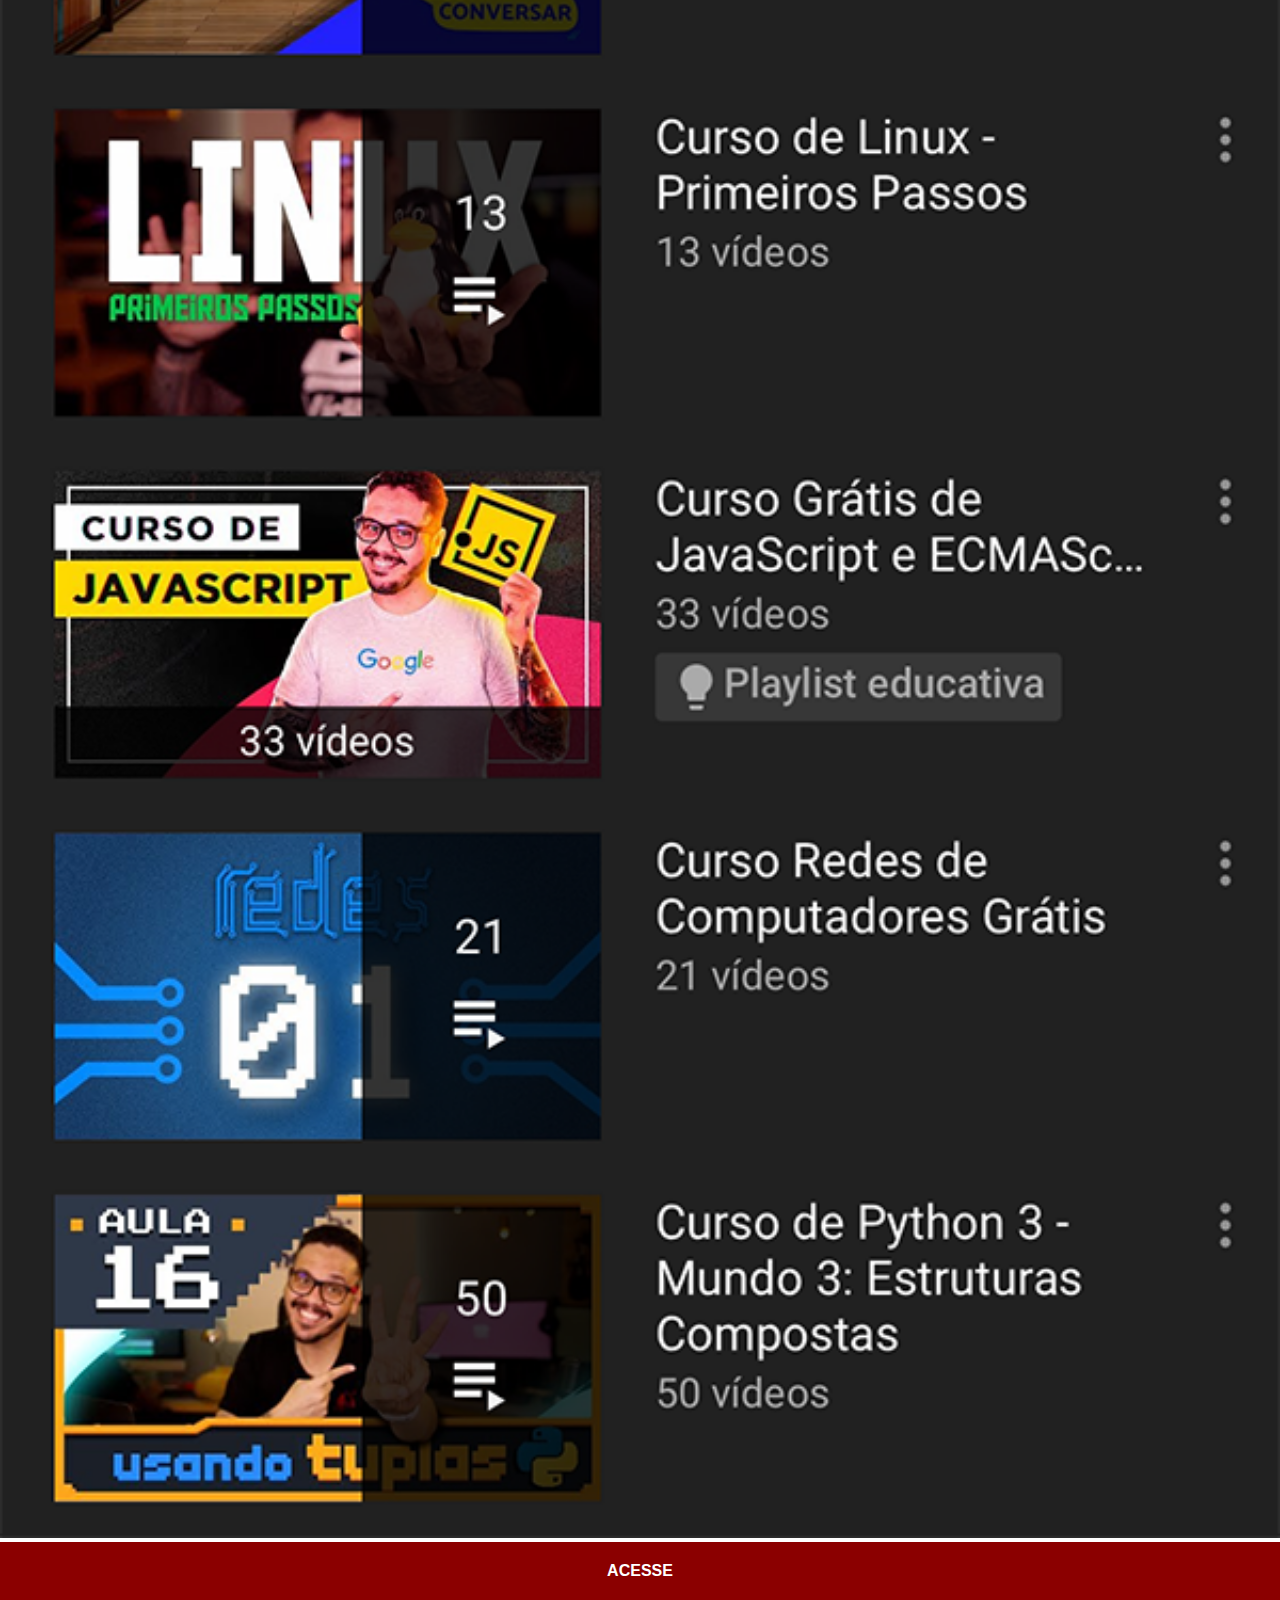
<file: youtube.html>
<!DOCTYPE html>
<html lang="pt-br">
<head>
    <meta charset="UTF-8">
    <meta http-equiv="X-UA-Compatible" content="IE=edge">
    <meta name="viewport" content="width=device-width, initial-scale=1.0">
    <title>YouTube</title>
    <link rel="stylesheet" href="estilo/social.css">
       
    
</head>
<body>
    <img src="imagens/tela-youtube.png" alt="YouTube">
    <a href="https://www.youtube.com/c/CursoemV%C3%ADdeo/playlists" target="_blank">ACESSE</a>
</body>
</html>
</file>
<file: estilo/style.css>
@charset "UTF-8";

*{
    margin: 0px;
    padding: 0px;
    font-family: Arial, Helvetica, sans-serif;
}
html, body{
    height: 100vh;
    width: 100vw;
    background-color: black;
}
body{
    background: url(../imagens/fundo-madeira.jpg) no-repeat top center;
    background-size: cover;
    background-attachment: fixed;
}
main{ 
    position: relative;
    height: 100vh;
    
}
section#telefone{
    position: absolute;
    top: 50%;
    left: 50%;
    transform: translate(-50%, -50%);

    height: 627px;
    width: 311px;
    background-color: blue;
    background: url(../imagens/frame-iphone.png) no-repeat;
    
}
iframe#tela{
    position: relative;
    top: 80px;
    left: 22px;
    width: 268px;
    height: 471px;
    
}
section#rede-sociais{
    text-align: right;
}
section#rede-sociais img{
    width: 50px;
    margin: 10px;
    border-radius: 50%;
    box-shadow: 2px 2px 2px rgba(0, 0, 0, 0.39);
    box-sizing: border-box;
}
section#rede-sociais img:hover{
    border: 2px solid rgba(255, 255, 255, 0.589) ;
    transform: translate(-3px, -3px);
    box-shadow: 5px 5px 10px rgba(0, 0, 0, 0.603);
    transition: transform .4s, border 1s ;

}
</file>
<file: estilo/social.css>
@charset "UTF";

*{
    margin: 0px;
    padding: 0px;
    font-family: Arial, Helvetica, sans-serif;
}
::-webkit-scrollbar{
    width: 0px;
    height: 0px;
}

img{
    width: 100vw;

}
a{
    display: block;
    color:white;
    background-color: darkred;
    padding: 20px;
    text-align: center;
    text-decoration: none;
    font-weight: bolder;

}
a:hover{
    background-color: red;
}
</file>
